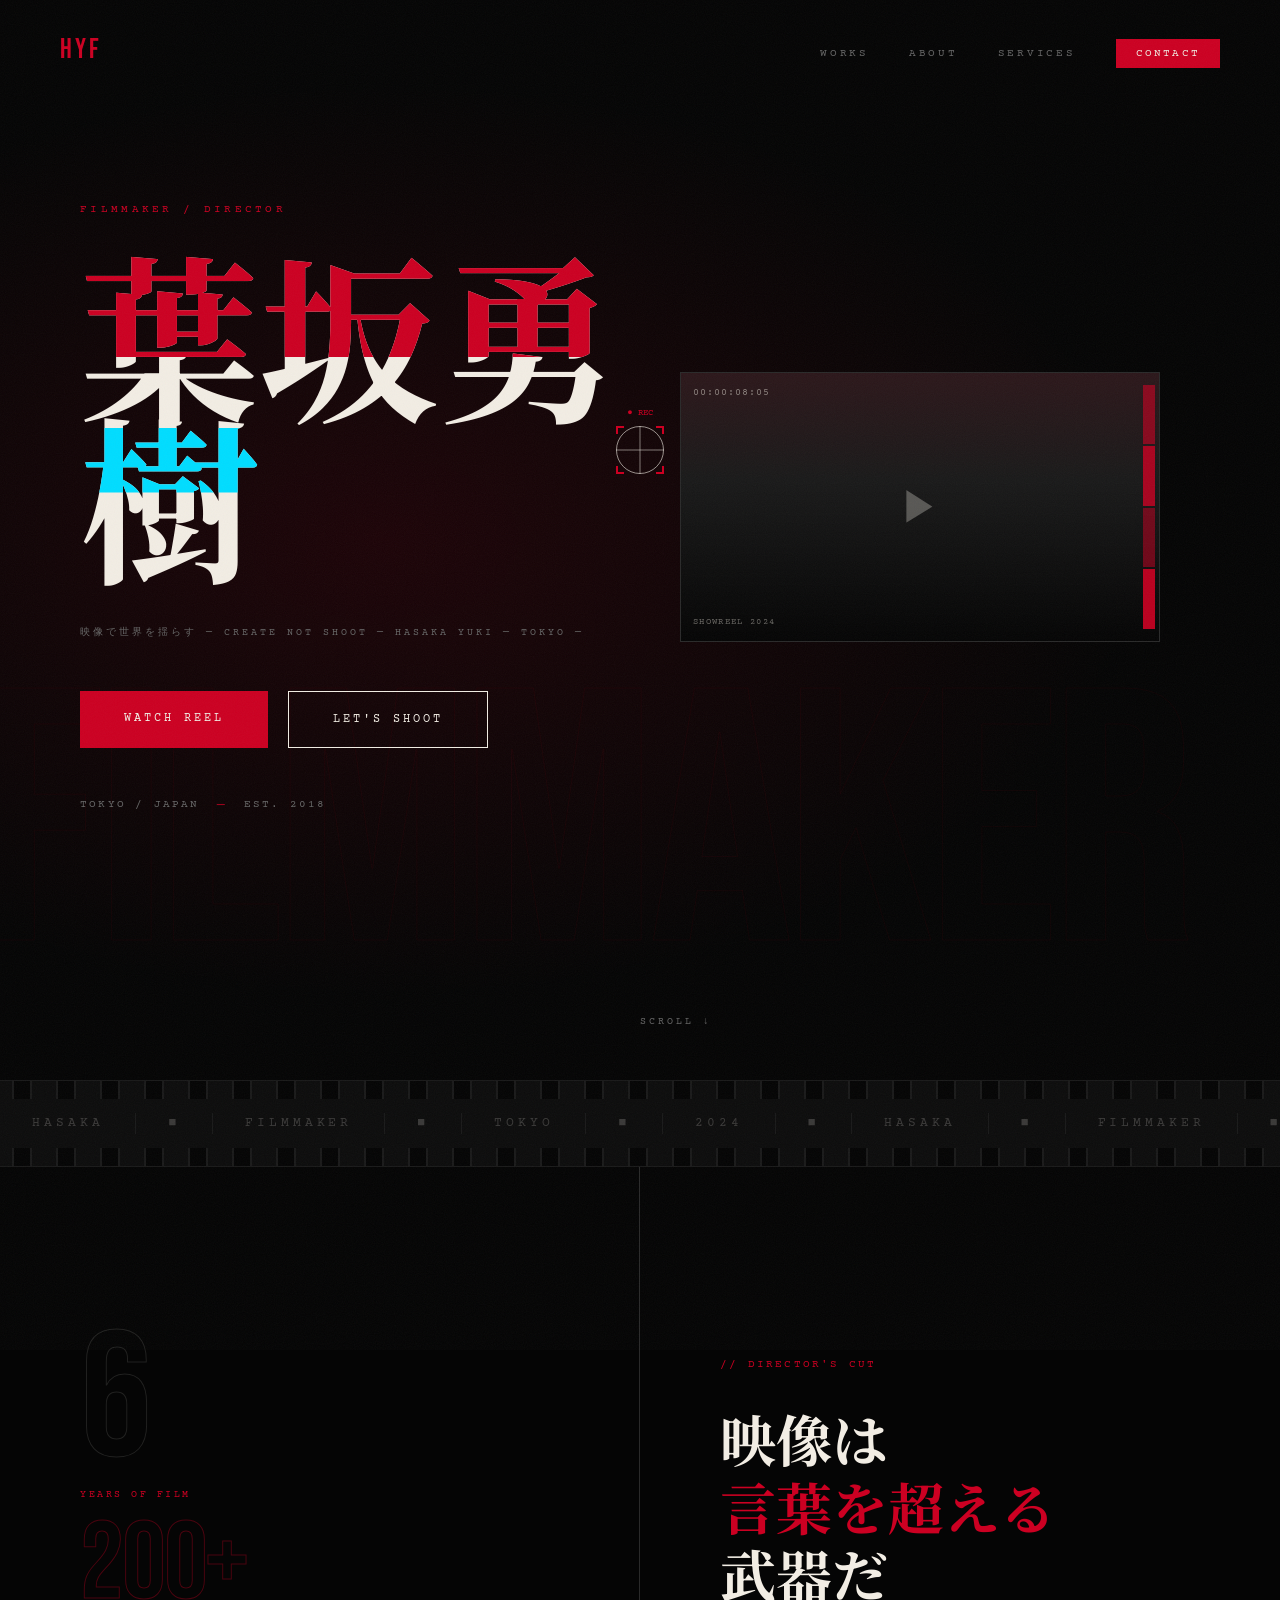
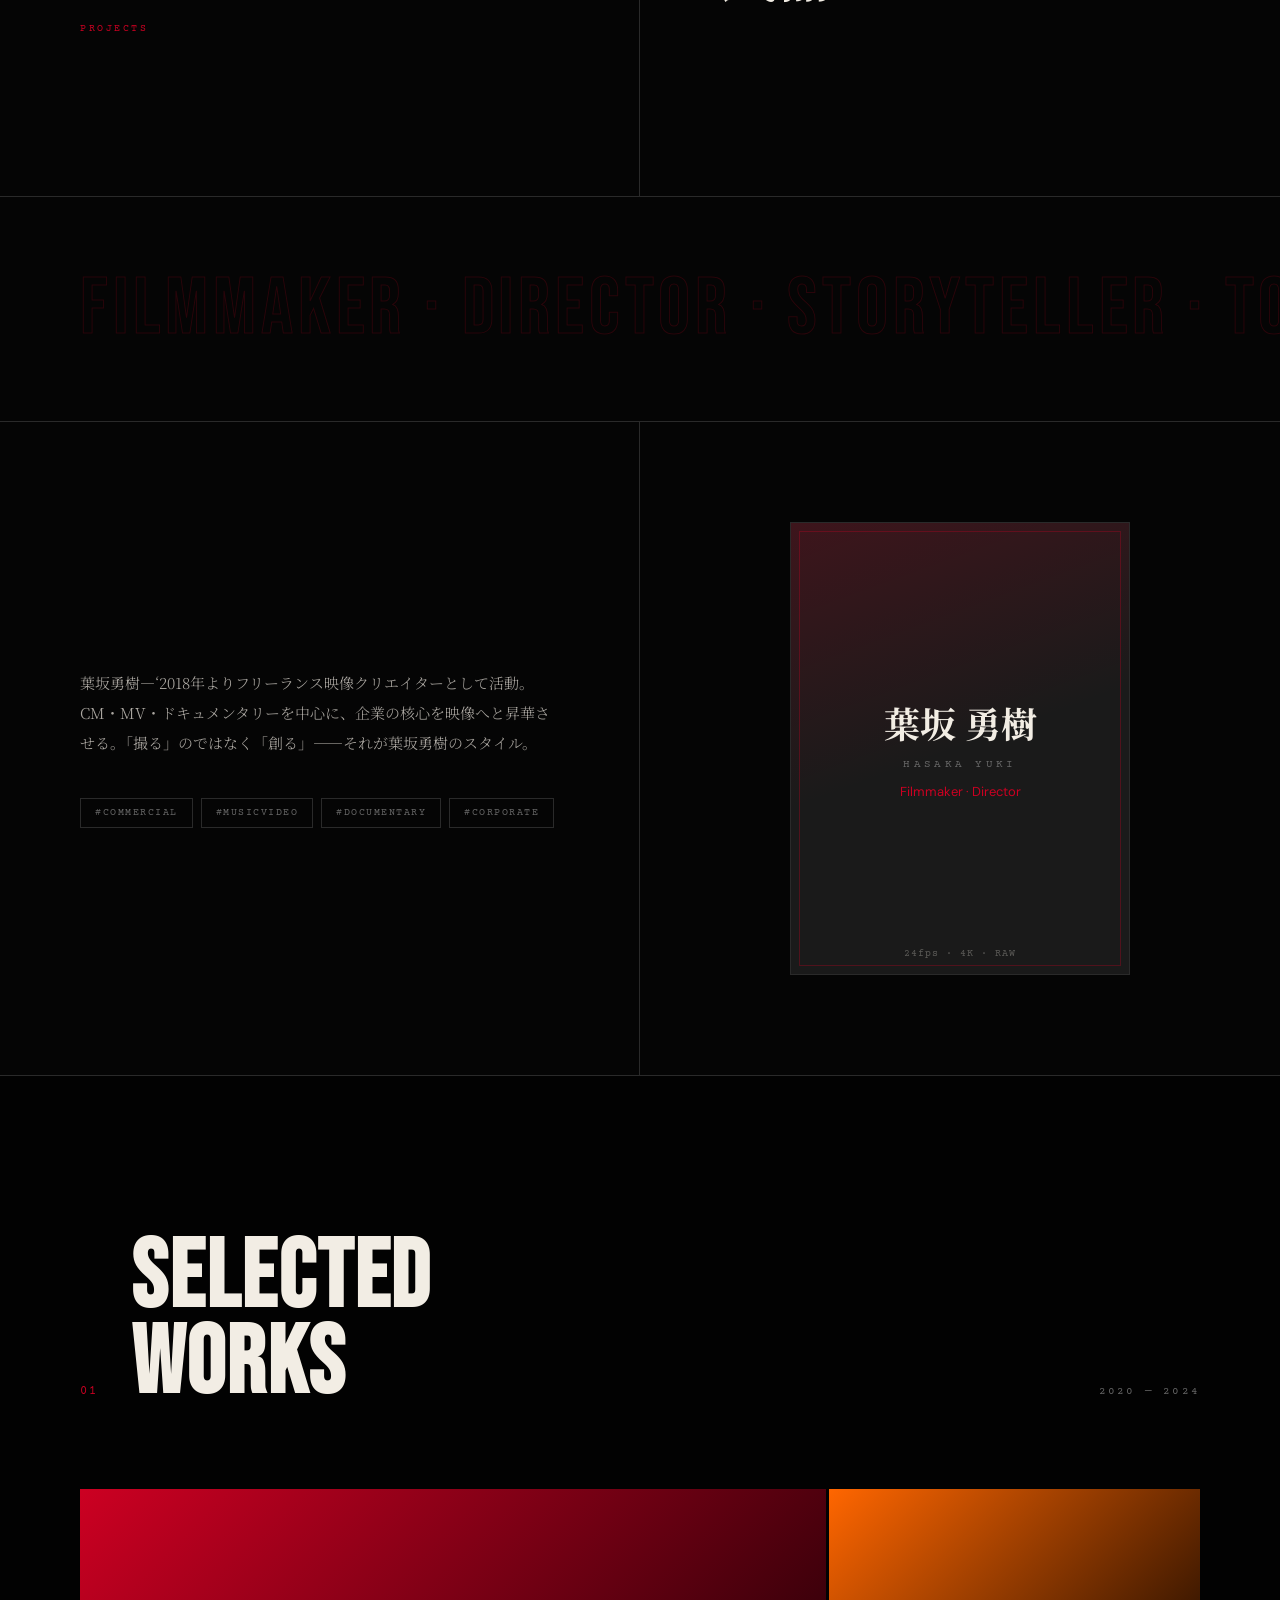
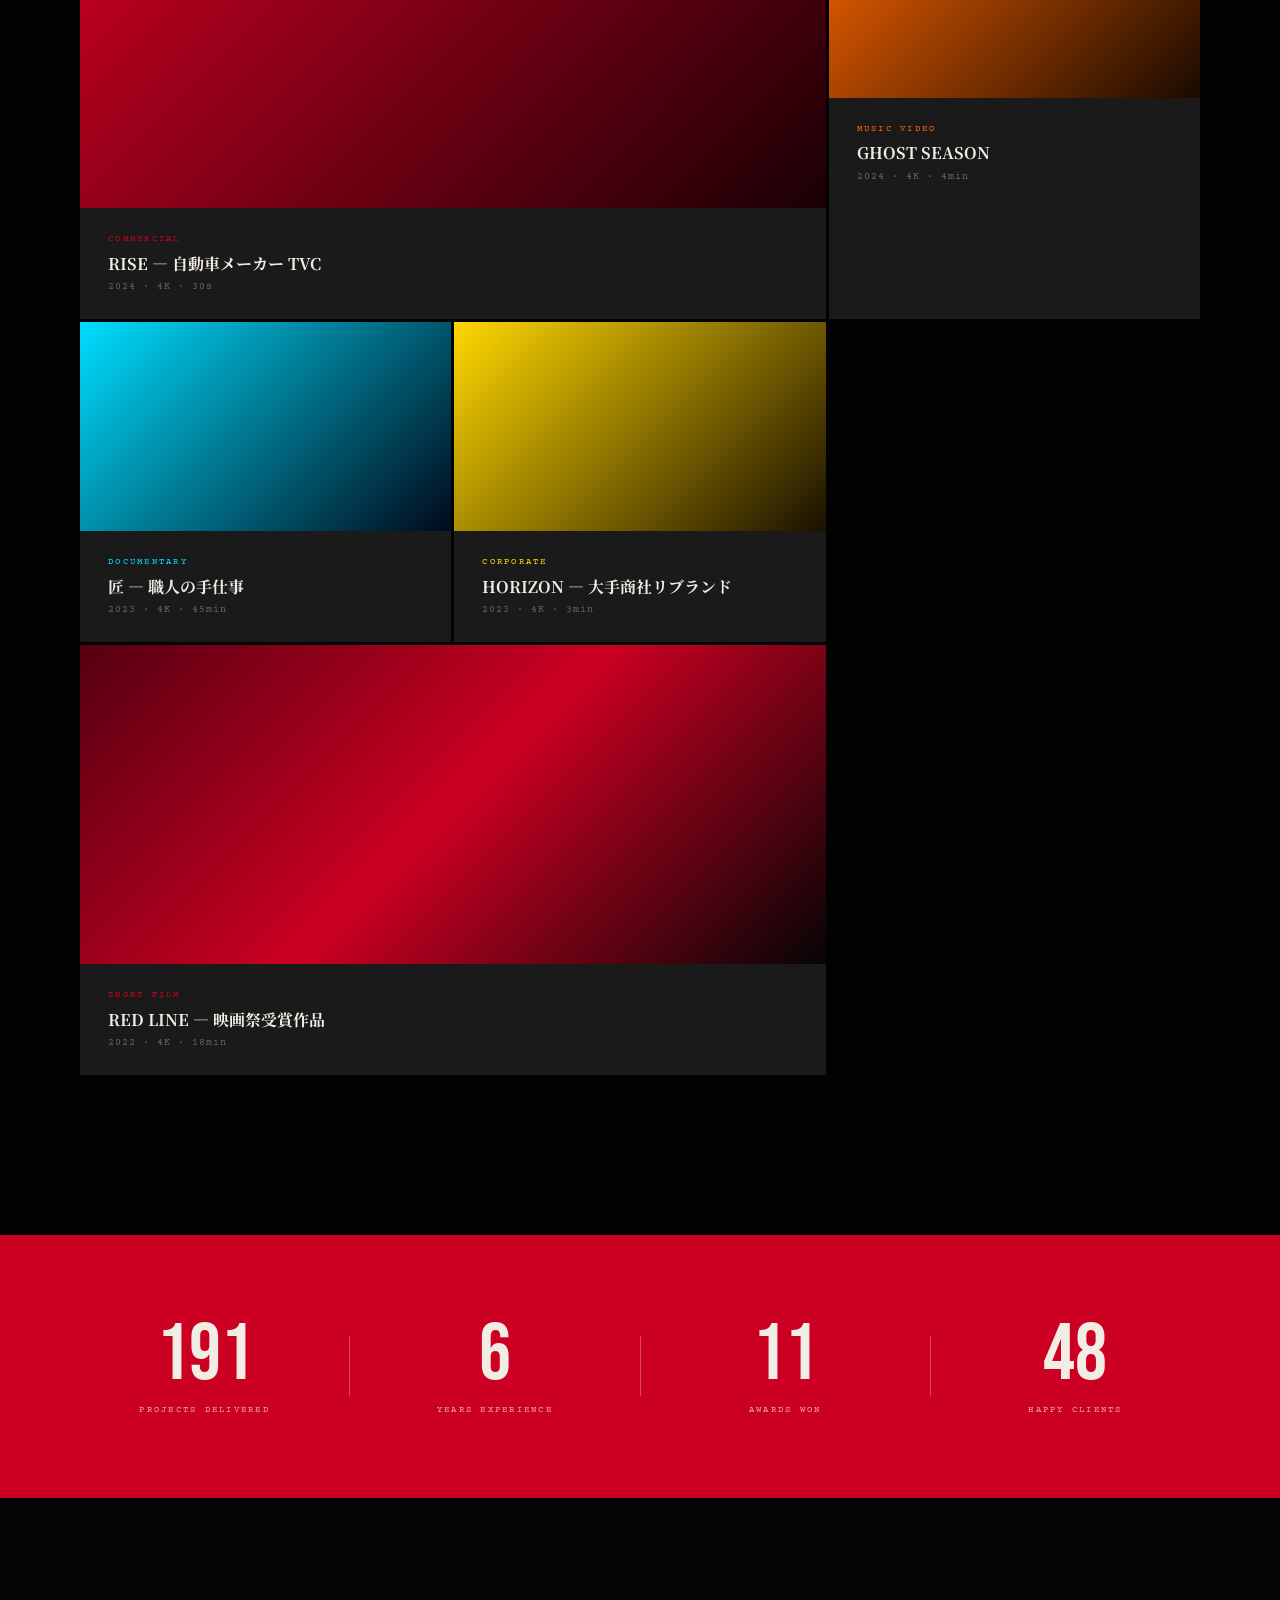
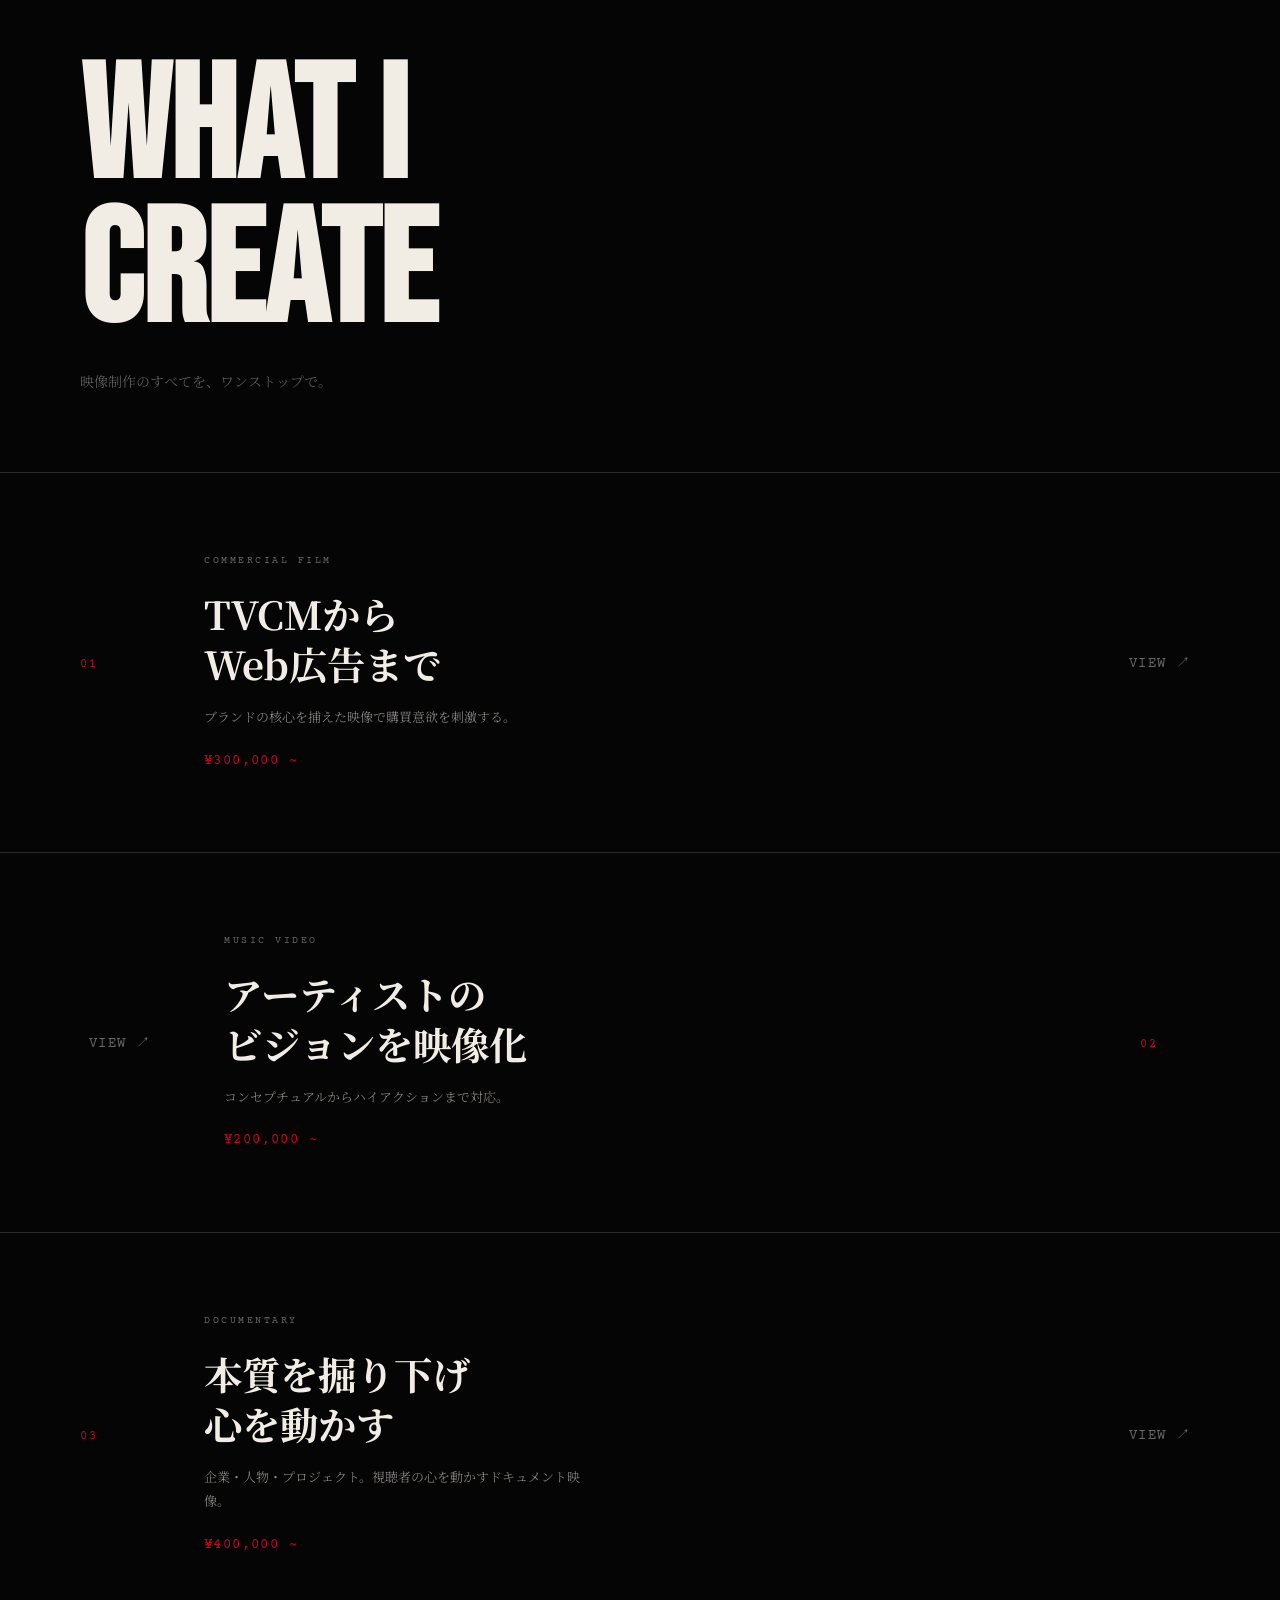
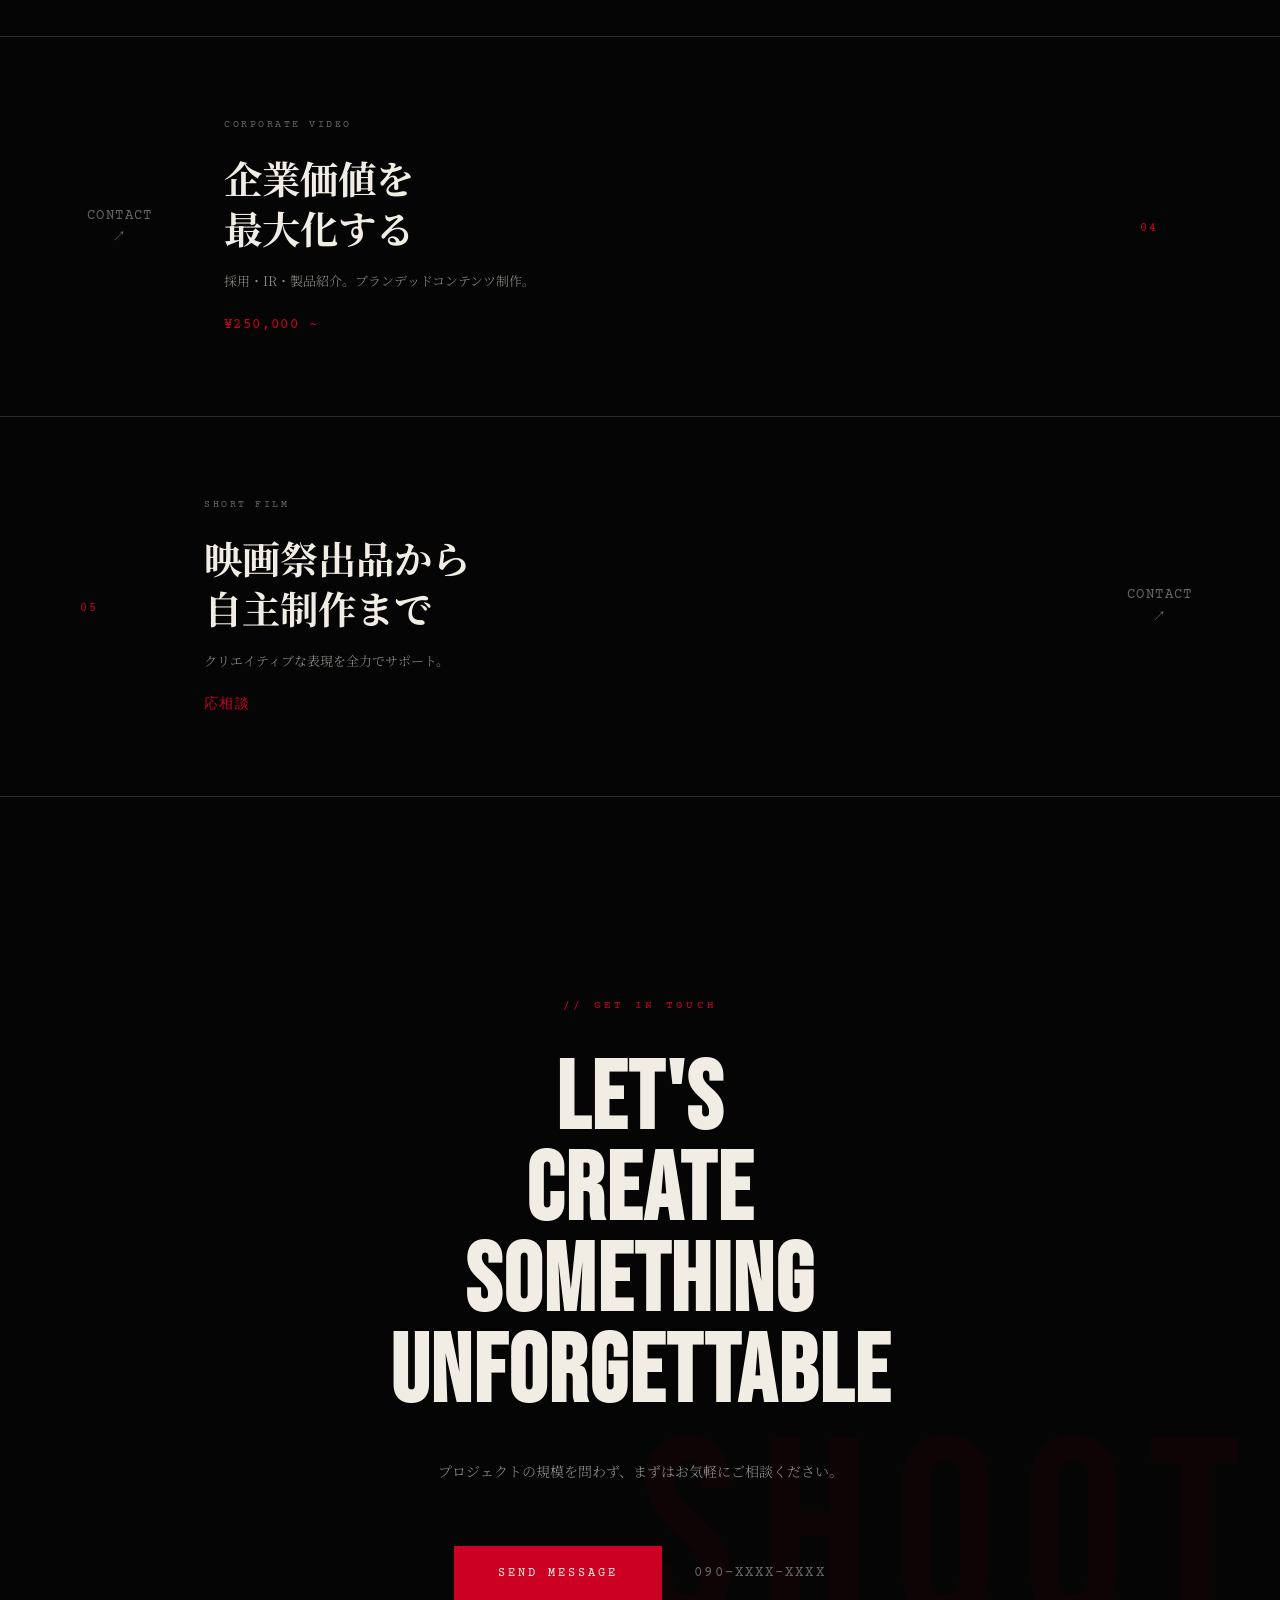
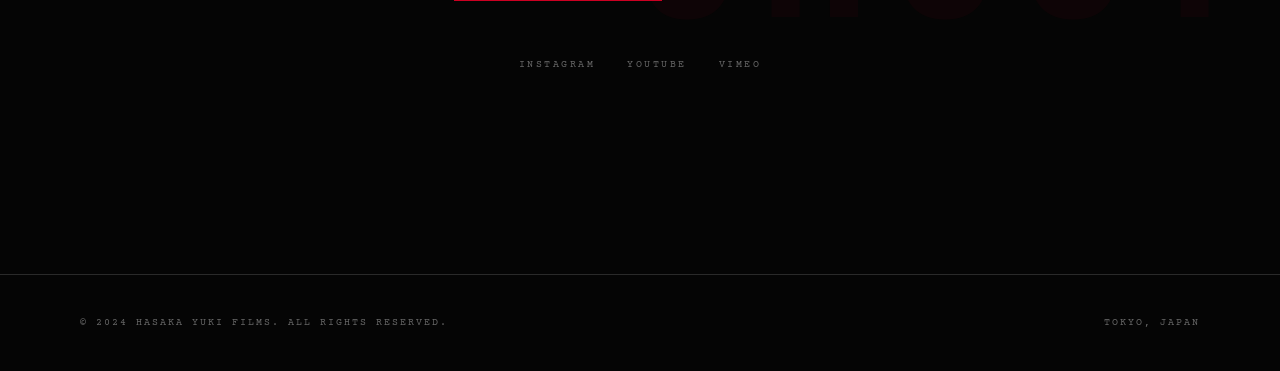
<file: index.html>
<!DOCTYPE html>
<html lang="ja">
<head>
  <meta charset="UTF-8">
  <meta name="viewport" content="width=device-width, initial-scale=1.0">
  <title>HASAKA YUKI — FILMMAKER</title>
  <link rel="stylesheet" href="style.css">
  <link rel="preconnect" href="https://fonts.googleapis.com">
  <link rel="preconnect" href="https://fonts.gstatic.com" crossorigin>
  <link href="https://fonts.googleapis.com/css2?family=Bebas+Neue&family=Courier+Prime:ital,wght@0,400;0,700;1,400&family=DM+Sans:wght@300;400;500&family=Noto+Serif+JP:wght@300;400;700&display=swap" rel="stylesheet">
  <link rel="icon" href="favicon.svg" type="image/svg+xml">
</head>
<body>

<div class="vf" id="cursor">
  <div class="vf-ring"></div>
  <div class="vf-h"></div>
  <div class="vf-v"></div>
  <div class="vf-c vf-c--tl"></div>
  <div class="vf-c vf-c--tr"></div>
  <div class="vf-c vf-c--bl"></div>
  <div class="vf-c vf-c--br"></div>
  <div class="vf-rec">&#9679; REC</div>
</div>

<div class="opening" id="opening">
  <div class="op-circle op-c1"></div>
  <div class="op-circle op-c2"></div>
  <div class="op-cross op-ch"></div>
  <div class="op-cross op-cv"></div>
  <div class="op-num" id="opNum">3</div>
  <div class="op-label">HASAKA YUKI FILMS</div>
  <div class="op-timecode" id="opTc">00:00:00:00</div>
  <button class="op-skip" id="opSkip">SKIP &rsaquo;</button>
</div>

<div class="grain" aria-hidden="true"></div>

<nav class="nav" id="nav">
  <div class="nav-logo">HYF</div>
  <ul class="nav-links">
    <li><a href="#works" class="nav-link" data-scramble>WORKS</a></li>
    <li><a href="#about" class="nav-link" data-scramble>ABOUT</a></li>
    <li><a href="#services" class="nav-link" data-scramble>SERVICES</a></li>
    <li><a href="contact.html" class="nav-link mag-btn">CONTACT</a></li>
  </ul>
  <button class="nav-ham" id="navHam" aria-label="menu"><span></span><span></span><span></span></button>
</nav>

<div class="mob-menu" id="mobMenu">
  <ul>
    <li><a href="#works" class="mm-link">WORKS</a></li>
    <li><a href="#about" class="mm-link">ABOUT</a></li>
    <li><a href="#services" class="mm-link">SERVICES</a></li>
    <li><a href="contact.html" class="mm-link">CONTACT</a></li>
  </ul>
</div>

<!-- HERO -->
<section class="hero" id="hero">
  <div class="hero-bg-text" data-py="0.38" aria-hidden="true">FILMMAKER</div>
  <div class="hero-inner">
    <div class="hero-grid" id="heroGrid">
      <div class="hero-eyebrow"><span class="courier">FILMMAKER / DIRECTOR</span></div>
      <h1 class="hero-title glitch" data-text="葉坂勇樹">
        <span class="ht-ja">葉坂勇樹</span>
      </h1>
      <div class="hero-drift-line" data-drift="-0.05">
        <span class="courier">映像で世界を揺らす &mdash; CREATE NOT SHOOT &mdash; HASAKA YUKI &mdash; TOKYO &mdash;</span>
      </div>
      <div class="hero-cta">
        <a href="#works" class="btn-primary mag-btn" data-scramble>WATCH REEL</a>
        <a href="contact.html" class="btn-ghost mag-btn" data-scramble>LET'S SHOOT</a>
      </div>
      <div class="hero-meta">
        <span class="courier">TOKYO / JAPAN</span>
        <span class="sep">—</span>
        <span class="courier">EST. 2018</span>
      </div>
    </div>
    <div class="hero-frame">
      <div class="hf-inner">
        <div class="hf-tc" id="heroTc">00:00:00:00</div>
        <div class="hf-label">SHOWREEL 2024</div>
        <div class="hf-bars">
          <div class="hf-bar"></div><div class="hf-bar"></div>
          <div class="hf-bar"></div><div class="hf-bar"></div>
        </div>
        <div class="hf-play">&#9654;</div>
      </div>
    </div>
  </div>
  <div class="hero-scroll-hint courier">SCROLL &#8595;</div>
</section>

<!-- FILM STRIP -->
<div class="filmstrip" aria-hidden="true">
  <div class="fs-track">
    <div class="fs-perf"></div>
    <div class="fs-frames">
      <span>HASAKA</span><span>&#9632;</span><span>FILMMAKER</span><span>&#9632;</span>
      <span>TOKYO</span><span>&#9632;</span><span>2024</span><span>&#9632;</span>
      <span>HASAKA</span><span>&#9632;</span><span>FILMMAKER</span><span>&#9632;</span>
      <span>TOKYO</span><span>&#9632;</span><span>2024</span><span>&#9632;</span>
    </div>
    <div class="fs-perf"></div>
  </div>
</div>

<!-- ABOUT — ZIGZAG -->
<section class="about" id="about">
  <!-- Block 1: stats LEFT, heading RIGHT -->
  <div class="zz-block reveal">
    <div class="zz-left">
      <div class="zz-giant" data-drift="0.08">6</div>
      <div class="zz-label courier">YEARS OF FILM</div>
      <div class="zz-giant zz-giant--sm" data-drift="0.05">200+</div>
      <div class="zz-label courier">PROJECTS</div>
    </div>
    <div class="zz-right">
      <div class="al-label courier">// DIRECTOR'S CUT</div>
      <h2 class="al-heading">映像は<br><em>言葉を超える</em><br>武器だ</h2>
    </div>
  </div>

  <!-- Drifting band -->
  <div class="drift-text" data-drift="-0.07" aria-hidden="true">
    FILMMAKER &middot; DIRECTOR &middot; STORYTELLER &middot; TOKYO &middot; 2018 &middot; CREATE NOT SHOOT &middot;
  </div>

  <!-- Block 2: bio LEFT, portrait RIGHT -->
  <div class="zz-block reveal">
    <div class="zz-left zz-bio">
      <p class="al-body">葉坂勇樹—‘2018年よりフリーランス映像クリエイターとして活動。CM・MV・ドキュメンタリーを中心に、企業の核心を映像へと昇華させる。「撮る」のではなく「創る」——それが葉坂勇樹のスタイル。</p>
      <div class="al-tags">
        <span class="tag">#COMMERCIAL</span>
        <span class="tag">#MUSICVIDEO</span>
        <span class="tag">#DOCUMENTARY</span>
        <span class="tag">#CORPORATE</span>
      </div>
    </div>
    <div class="zz-right zz-portrait-wrap">
      <div class="ar-frame">
        <div class="ar-inner">
          <div class="ar-name">葉坂 勇樹</div>
          <div class="ar-en courier">HASAKA YUKI</div>
          <div class="ar-role">Filmmaker &middot; Director</div>
        </div>
        <div class="ar-tc courier" id="arTc">24fps &middot; 4K &middot; RAW</div>
      </div>
    </div>
  </div>
</section>

<!-- WORKS -->
<section class="works" id="works">
  <div class="works-header reveal">
    <div class="courier wh-num" data-drift="0.06">01</div>
    <h2 class="wh-title" data-drift="-0.03">SELECTED<br>WORKS</h2>
    <div class="courier wh-year">2020 — 2024</div>
  </div>
  <div class="works-grid">
    <article class="wk-card wk-wide reveal-wk" style="--accent:#CC0022">
      <div class="wk-thumb" style="background:linear-gradient(135deg,#CC0022 0%,#1a0005 100%)"></div>
      <div class="wk-info"><div class="wk-cat courier">COMMERCIAL</div><h3 class="wk-title">RISE — 自動車メーカー TVC</h3><div class="wk-meta courier">2024 &middot; 4K &middot; 30s</div></div>
      <div class="wk-hover"><span class="courier">VIEW PROJECT &#8599;</span></div>
    </article>
    <article class="wk-card reveal-wk" style="--accent:#FF6600">
      <div class="wk-thumb" style="background:linear-gradient(135deg,#FF6600 0%,#1a0a00 100%)"></div>
      <div class="wk-info"><div class="wk-cat courier">MUSIC VIDEO</div><h3 class="wk-title">GHOST SEASON</h3><div class="wk-meta courier">2024 &middot; 4K &middot; 4min</div></div>
      <div class="wk-hover"><span class="courier">VIEW PROJECT &#8599;</span></div>
    </article>
    <article class="wk-card reveal-wk" style="--accent:#00DDFF">
      <div class="wk-thumb" style="background:linear-gradient(135deg,#00DDFF 0%,#000a1a 100%)"></div>
      <div class="wk-info"><div class="wk-cat courier">DOCUMENTARY</div><h3 class="wk-title">匠 — 職人の手仕事</h3><div class="wk-meta courier">2023 &middot; 4K &middot; 45min</div></div>
      <div class="wk-hover"><span class="courier">VIEW PROJECT &#8599;</span></div>
    </article>
    <article class="wk-card reveal-wk" style="--accent:#FFD700">
      <div class="wk-thumb" style="background:linear-gradient(135deg,#FFD700 0%,#1a1000 100%)"></div>
      <div class="wk-info"><div class="wk-cat courier">CORPORATE</div><h3 class="wk-title">HORIZON — 大手商社リブランド</h3><div class="wk-meta courier">2023 &middot; 4K &middot; 3min</div></div>
      <div class="wk-hover"><span class="courier">VIEW PROJECT &#8599;</span></div>
    </article>
    <article class="wk-card wk-wide reveal-wk" style="--accent:#CC0022">
      <div class="wk-thumb" style="background:linear-gradient(135deg,#550011 0%,#CC0022 50%,#050505 100%)"></div>
      <div class="wk-info"><div class="wk-cat courier">SHORT FILM</div><h3 class="wk-title">RED LINE — 映画祭受賞作品</h3><div class="wk-meta courier">2022 &middot; 4K &middot; 18min</div></div>
      <div class="wk-hover"><span class="courier">VIEW PROJECT &#8599;</span></div>
    </article>
  </div>
</section>

<!-- STATS -->
<div class="stats-band">
  <div class="sb-item"><div class="sb-num" data-target="200">0</div><div class="sb-label courier">PROJECTS DELIVERED</div></div>
  <div class="sb-div"></div>
  <div class="sb-item"><div class="sb-num" data-target="6">0</div><div class="sb-label courier">YEARS EXPERIENCE</div></div>
  <div class="sb-div"></div>
  <div class="sb-item"><div class="sb-num" data-target="12">0</div><div class="sb-label courier">AWARDS WON</div></div>
  <div class="sb-div"></div>
  <div class="sb-item"><div class="sb-num" data-target="50">0</div><div class="sb-label courier">HAPPY CLIENTS</div></div>
</div>

<!-- SERVICES — ZIGZAG PANELS -->
<section class="services" id="services">
  <div class="sv-header-new reveal">
    <h2 class="svh-big" data-drift="-0.03">WHAT I<br>CREATE</h2>
    <p class="svh-sub">映像制作のすべてを、ワンストップで。</p>
  </div>
  <div class="sv-panels">
    <a href="service-commercial.html" class="sv-panel reveal-s">
      <div class="svp-num courier">01</div>
      <div class="svp-content">
        <div class="svp-cat courier">COMMERCIAL FILM</div>
        <h3 class="svp-title">TVCMから<br>Web広告まで</h3>
        <p class="svp-desc">ブランドの核心を捕えた映像で購買意欲を刺激する。</p>
        <div class="svp-price courier">&yen;300,000 ~</div>
      </div>
      <div class="svp-cta"><span class="courier">VIEW &nearr;</span></div>
    </a>
    <a href="service-mv.html" class="sv-panel sv-panel--flip reveal-s">
      <div class="svp-num courier">02</div>
      <div class="svp-content">
        <div class="svp-cat courier">MUSIC VIDEO</div>
        <h3 class="svp-title">アーティストの<br>ビジョンを映像化</h3>
        <p class="svp-desc">コンセプチュアルからハイアクションまで対応。</p>
        <div class="svp-price courier">&yen;200,000 ~</div>
      </div>
      <div class="svp-cta"><span class="courier">VIEW &nearr;</span></div>
    </a>
    <a href="service-documentary.html" class="sv-panel reveal-s">
      <div class="svp-num courier">03</div>
      <div class="svp-content">
        <div class="svp-cat courier">DOCUMENTARY</div>
        <h3 class="svp-title">本質を掘り下げ<br>心を動かす</h3>
        <p class="svp-desc">企業・人物・プロジェクト。視聴者の心を動かすドキュメント映像。</p>
        <div class="svp-price courier">&yen;400,000 ~</div>
      </div>
      <div class="svp-cta"><span class="courier">VIEW &nearr;</span></div>
    </a>
    <a href="contact.html" class="sv-panel sv-panel--flip reveal-s">
      <div class="svp-num courier">04</div>
      <div class="svp-content">
        <div class="svp-cat courier">CORPORATE VIDEO</div>
        <h3 class="svp-title">企業価値を<br>最大化する</h3>
        <p class="svp-desc">採用・IR・製品紹介。ブランデッドコンテンツ制作。</p>
        <div class="svp-price courier">&yen;250,000 ~</div>
      </div>
      <div class="svp-cta"><span class="courier">CONTACT &nearr;</span></div>
    </a>
    <a href="contact.html" class="sv-panel reveal-s">
      <div class="svp-num courier">05</div>
      <div class="svp-content">
        <div class="svp-cat courier">SHORT FILM</div>
        <h3 class="svp-title">映画祭出品から<br>自主制作まで</h3>
        <p class="svp-desc">クリエイティブな表現を全力でサポート。</p>
        <div class="svp-price courier">応相談</div>
      </div>
      <div class="svp-cta"><span class="courier">CONTACT &nearr;</span></div>
    </a>
  </div>
</section>

<!-- CONTACT -->
<section class="contact" id="contact">
  <div class="contact-bg-text" data-py="-0.18" aria-hidden="true">SHOOT</div>
  <div class="contact-inner reveal">
    <div class="ct-eyebrow courier">// GET IN TOUCH</div>
    <h2 class="ct-title">LET'S<br>CREATE<br>SOMETHING<br>UNFORGETTABLE</h2>
    <p class="ct-sub">プロジェクトの規模を問わず、まずはお気軽にご相談ください。</p>
    <div class="ct-actions">
      <a href="contact.html" class="btn-primary mag-btn" data-scramble>SEND MESSAGE</a>
      <a href="tel:090-0000-0000" class="ct-tel courier">090-XXXX-XXXX</a>
    </div>
    <div class="ct-social">
      <a href="#" class="cs-link courier">INSTAGRAM</a>
      <a href="#" class="cs-link courier">YOUTUBE</a>
      <a href="#" class="cs-link courier">VIMEO</a>
    </div>
  </div>
</section>

<footer class="footer">
  <div class="ft-left courier">&copy; 2024 HASAKA YUKI FILMS. ALL RIGHTS RESERVED.</div>
  <div class="ft-right courier">TOKYO, JAPAN</div>
</footer>

<script src="script.js"></script>
</body>
</html>
</file>
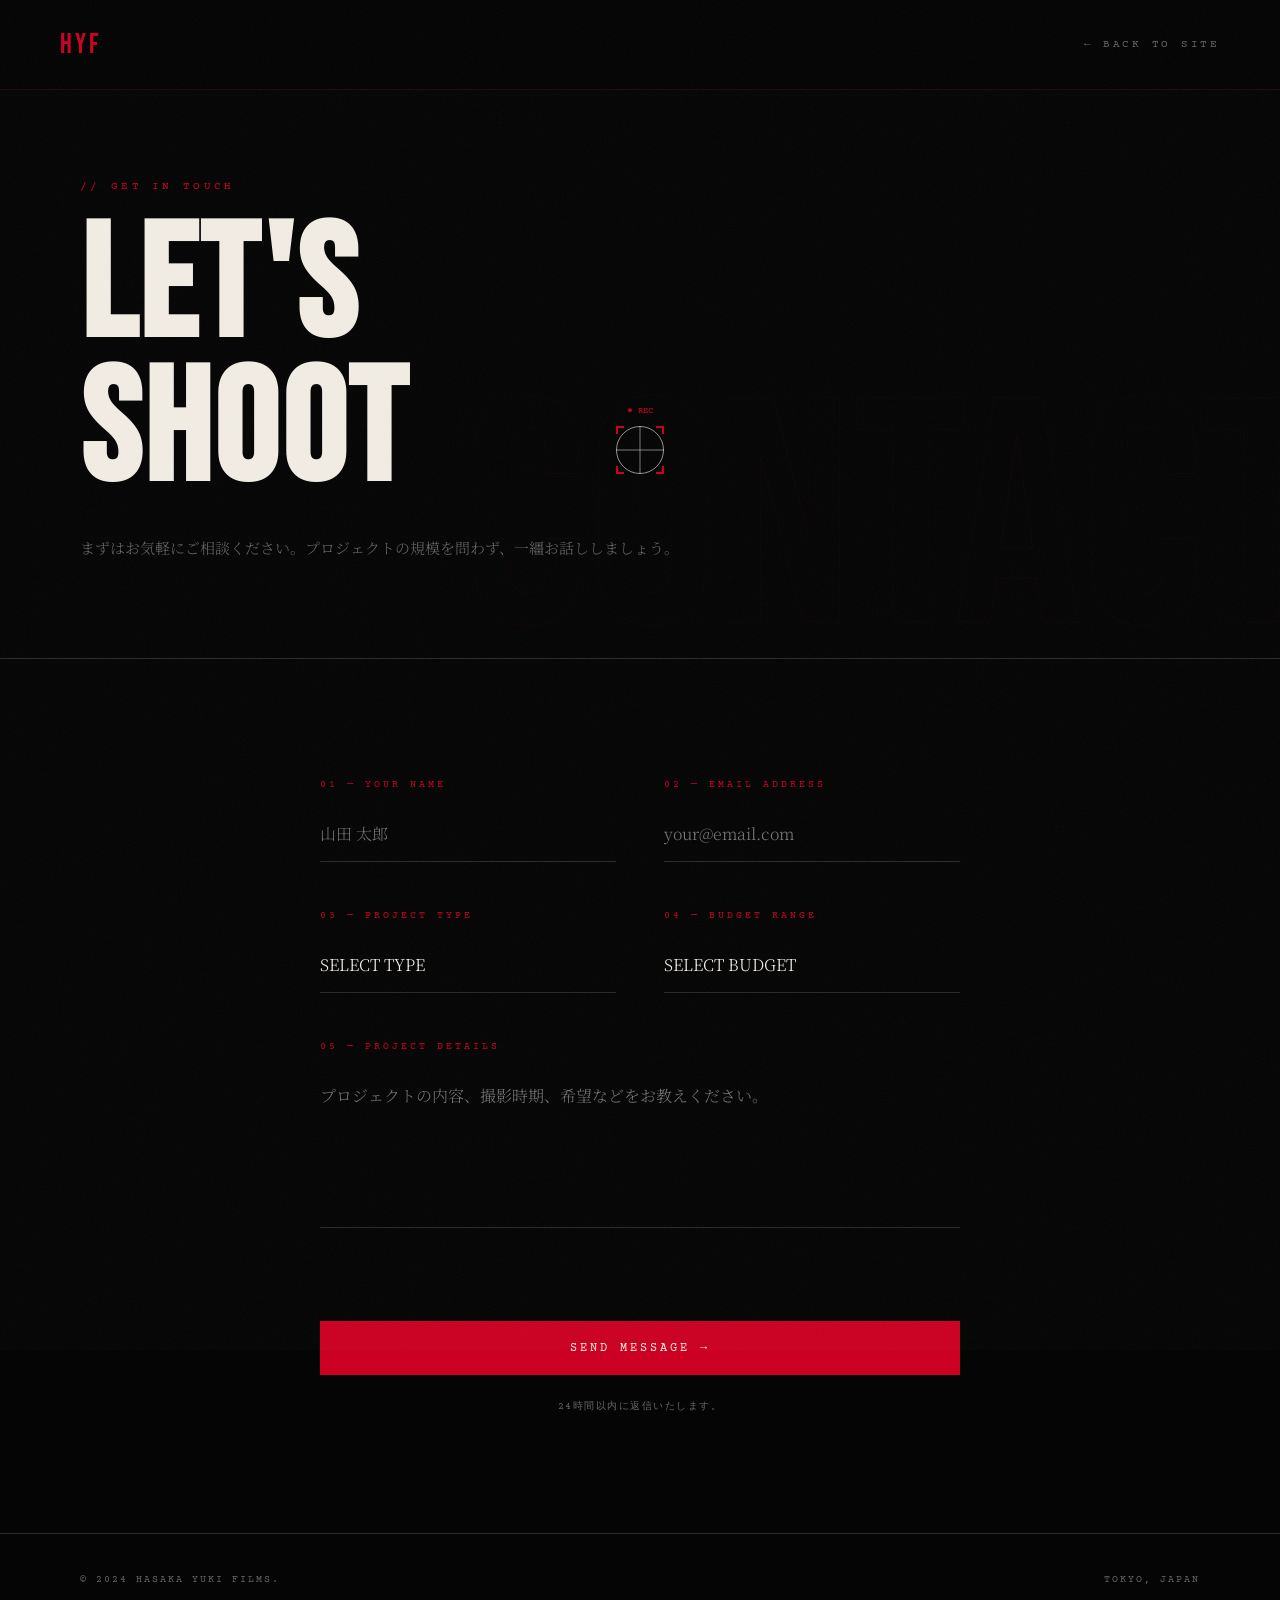
<file: contact.html>
<!DOCTYPE html>
<html lang="ja">
<head>
  <meta charset="UTF-8">
  <meta name="viewport" content="width=device-width, initial-scale=1.0">
  <title>CONTACT — HASAKA YUKI FILMS</title>
  <link rel="preconnect" href="https://fonts.googleapis.com">
  <link rel="preconnect" href="https://fonts.gstatic.com" crossorigin>
  <link href="https://fonts.googleapis.com/css2?family=Bebas+Neue&family=Courier+Prime:wght@400;700&family=DM+Sans:wght@300;400;500&family=Noto+Serif+JP:wght@300;400;700&display=swap" rel="stylesheet">
  <link rel="icon" href="favicon.svg" type="image/svg+xml">
  <style>
    :root{--bg:#050505;--red:#CC0022;--cream:#F2EDE4;--gray:#1A1A1A;--gray2:#2A2A2A;--muted:#666;--ff-display:'Bebas Neue',sans-serif;--ff-mono:'Courier Prime',monospace;--ff-body:'DM Sans',sans-serif;--ff-jp:'Noto Serif JP',serif;--ease-out:cubic-bezier(.22,1,.36,1)}
    *,*::before,*::after{box-sizing:border-box;margin:0;padding:0}
    html{scroll-behavior:smooth}
    body{background:var(--bg);color:var(--cream);font-family:var(--ff-body);cursor:none;overflow-x:hidden;min-height:100vh}
    a{color:inherit;text-decoration:none}
    .grain{position:fixed;inset:-50%;width:200%;height:200%;pointer-events:none;z-index:9999;opacity:.04;background-image:url("data:image/svg+xml,%3Csvg xmlns='http://www.w3.org/2000/svg'%3E%3Cfilter id='n'%3E%3CfeTurbulence type='fractalNoise' baseFrequency='0.9' numOctaves='4' stitchTiles='stitch'/%3E%3C/filter%3E%3Crect width='100%25' height='100%25' filter='url(%23n)'/%3E%3C/svg%3E");animation:grainShift .15s steps(1) infinite}
    @keyframes grainShift{0%{transform:translate(0,0)}25%{transform:translate(-5%,-3%)}50%{transform:translate(4%,6%)}75%{transform:translate(-3%,4%)}}
    .vf{position:fixed;top:0;left:0;width:48px;height:48px;pointer-events:none;z-index:10000;transform:translate(-50%,-50%)}
    .vf-ring{position:absolute;inset:0;border:1px solid rgba(242,237,228,.6);border-radius:50%;animation:vfPulse 2.4s ease-in-out infinite}
    @keyframes vfPulse{0%,100%{transform:scale(1);opacity:.6}50%{transform:scale(1.15);opacity:1}}
    .vf-h{position:absolute;top:50%;left:0;width:100%;height:1px;background:rgba(242,237,228,.5);transform:translateY(-50%)}
    .vf-v{position:absolute;top:0;left:50%;width:1px;height:100%;background:rgba(242,237,228,.5);transform:translateX(-50%)}
    .vf-c{position:absolute;width:8px;height:8px;border-color:var(--red);border-style:solid}
    .vf-c--tl{top:0;left:0;border-width:2px 0 0 2px}.vf-c--tr{top:0;right:0;border-width:2px 2px 0 0}
    .vf-c--bl{bottom:0;left:0;border-width:0 0 2px 2px}.vf-c--br{bottom:0;right:0;border-width:0 2px 2px 0}
    .vf-rec{position:absolute;top:-20px;left:50%;transform:translateX(-50%);font-family:var(--ff-mono);font-size:9px;color:var(--red);white-space:nowrap;animation:recBlink 1s step-end infinite}
    @keyframes recBlink{0%,100%{opacity:1}50%{opacity:0}}
    nav{position:fixed;top:0;left:0;right:0;display:flex;align-items:center;justify-content:space-between;padding:28px 60px;z-index:1000;background:rgba(5,5,5,.95);backdrop-filter:blur(8px);border-bottom:1px solid rgba(204,0,34,.2)}
    .nav-logo{font-family:var(--ff-display);font-size:28px;letter-spacing:.1em;color:var(--red)}
    .nav-back{font-family:var(--ff-mono);font-size:11px;letter-spacing:.25em;color:var(--muted);transition:color .2s;display:flex;align-items:center;gap:8px}
    .nav-back:hover{color:var(--cream)}
    .hero-c{padding:180px 80px 100px;border-bottom:1px solid var(--gray2);position:relative;overflow:hidden}
    .hero-c-bg{position:absolute;bottom:-60px;right:-40px;font-family:var(--ff-display);font-size:clamp(160px,25vw,320px);color:transparent;-webkit-text-stroke:1px rgba(204,0,34,.05);pointer-events:none;user-select:none}
    .hero-c-label{font-family:var(--ff-mono);font-size:11px;letter-spacing:.3em;color:var(--red);margin-bottom:24px}
    .hero-c-title{font-family:var(--ff-display);font-size:clamp(80px,14vw,160px);line-height:.9;letter-spacing:.02em}
    .hero-c-sub{font-family:var(--ff-jp);font-size:15px;color:var(--muted);margin-top:32px;font-weight:300}
    .form-section{max-width:800px;margin:0 auto;padding:120px 80px}
    .form-row{margin-bottom:48px}
    .form-label{font-family:var(--ff-mono);font-size:10px;letter-spacing:.3em;color:var(--red);display:block;margin-bottom:16px}
    .form-input,.form-select,.form-textarea{
      width:100%;background:transparent;border:none;border-bottom:1px solid var(--gray2);
      color:var(--cream);font-family:var(--ff-jp);font-size:16px;font-weight:300;
      padding:16px 0;transition:border-color .3s;outline:none;cursor:none;
    }
    .form-input:focus,.form-select:focus,.form-textarea:focus{border-color:var(--red)}
    .form-select{appearance:none;-webkit-appearance:none;background:var(--bg)}
    .form-textarea{resize:none;height:160px;padding-top:16px}
    .form-grid{display:grid;grid-template-columns:1fr 1fr;gap:48px}
    .form-submit{display:inline-block;background:var(--red);color:var(--cream);padding:20px 56px;font-family:var(--ff-mono);font-size:12px;letter-spacing:.25em;border:none;cursor:none;transition:opacity .2s;width:100%;text-align:center;margin-top:40px}
    .form-submit:hover{opacity:.85}
    .form-note{font-family:var(--ff-mono);font-size:10px;letter-spacing:.15em;color:var(--muted);text-align:center;margin-top:24px}
    footer{border-top:1px solid var(--gray2);padding:40px 80px;display:flex;justify-content:space-between}
    .ft-l,.ft-r{font-family:var(--ff-mono);font-size:10px;letter-spacing:.2em;color:var(--muted)}
    @media(max-width:768px){
      nav{padding:20px 24px}
      .hero-c{padding:120px 24px 60px}
      .form-section{padding:80px 24px}
      .form-grid{grid-template-columns:1fr}
      footer{padding:24px;flex-direction:column;gap:8px;text-align:center}
    }
  </style>
</head>
<body>
<div class="vf" id="cursor"><div class="vf-ring"></div><div class="vf-h"></div><div class="vf-v"></div><div class="vf-c vf-c--tl"></div><div class="vf-c vf-c--tr"></div><div class="vf-c vf-c--bl"></div><div class="vf-c vf-c--br"></div><div class="vf-rec">&#9679; REC</div></div>
<div class="grain" aria-hidden="true"></div>

<nav>
  <div class="nav-logo">HYF</div>
  <a href="index.html" class="nav-back">&larr; BACK TO SITE</a>
</nav>

<div class="hero-c">
  <div class="hero-c-bg" aria-hidden="true">CONTACT</div>
  <div class="hero-c-label">// GET IN TOUCH</div>
  <h1 class="hero-c-title">LET'S<br>SHOOT</h1>
  <p class="hero-c-sub">まずはお気軽にご相談ください。プロジェクトの規模を問わず、一繮お話ししましょう。</p>
</div>

<div class="form-section">
  <form>
    <div class="form-grid">
      <div class="form-row">
        <label class="form-label">01 &mdash; YOUR NAME</label>
        <input class="form-input" type="text" placeholder="山田 太郎">
      </div>
      <div class="form-row">
        <label class="form-label">02 &mdash; EMAIL ADDRESS</label>
        <input class="form-input" type="email" placeholder="your@email.com">
      </div>
    </div>
    <div class="form-grid">
      <div class="form-row">
        <label class="form-label">03 &mdash; PROJECT TYPE</label>
        <select class="form-select">
          <option value="">SELECT TYPE</option>
          <option>COMMERCIAL FILM</option>
          <option>MUSIC VIDEO</option>
          <option>DOCUMENTARY</option>
          <option>CORPORATE VIDEO</option>
          <option>SHORT FILM</option>
          <option>OTHER</option>
        </select>
      </div>
      <div class="form-row">
        <label class="form-label">04 &mdash; BUDGET RANGE</label>
        <select class="form-select">
          <option value="">SELECT BUDGET</option>
          <option>&yen;100,000 — &yen;300,000</option>
          <option>&yen;300,000 — &yen;600,000</option>
          <option>&yen;600,000 — &yen;1,000,000</option>
          <option>&yen;1,000,000+</option>
          <option>相談による</option>
        </select>
      </div>
    </div>
    <div class="form-row">
      <label class="form-label">05 &mdash; PROJECT DETAILS</label>
      <textarea class="form-textarea" placeholder="プロジェクトの内容、撮影時期、希望などをお教えください。"></textarea>
    </div>
    <button class="form-submit" type="submit">SEND MESSAGE &rarr;</button>
    <p class="form-note">24時間以内に返信いたします。</p>
  </form>
</div>

<footer>
  <div class="ft-l">&copy; 2024 HASAKA YUKI FILMS.</div>
  <div class="ft-r">TOKYO, JAPAN</div>
</footer>

<script>
  const cursor=document.getElementById('cursor');
  let mx=window.innerWidth/2,my=window.innerHeight/2,cx=mx,cy=my;
  document.addEventListener('mousemove',e=>{mx=e.clientX;my=e.clientY;});
  function tick(){cx+=(mx-cx)*.12;cy+=(my-cy)*.12;cursor.style.left=cx+'px';cursor.style.top=cy+'px';requestAnimationFrame(tick);}
  tick();
  document.querySelectorAll('a,button,input,select,textarea').forEach(el=>{
    el.addEventListener('mouseenter',()=>cursor.style.transform='translate(-50%,-50%) scale(1.4)');
    el.addEventListener('mouseleave',()=>cursor.style.transform='translate(-50%,-50%) scale(1)');
  });
  document.querySelector('form').addEventListener('submit',e=>{
    e.preventDefault();
    const btn=document.querySelector('.form-submit');
    btn.textContent='SENT ✓';
    btn.style.opacity='.5';
  });
</script>
</body>
</html>
</file>
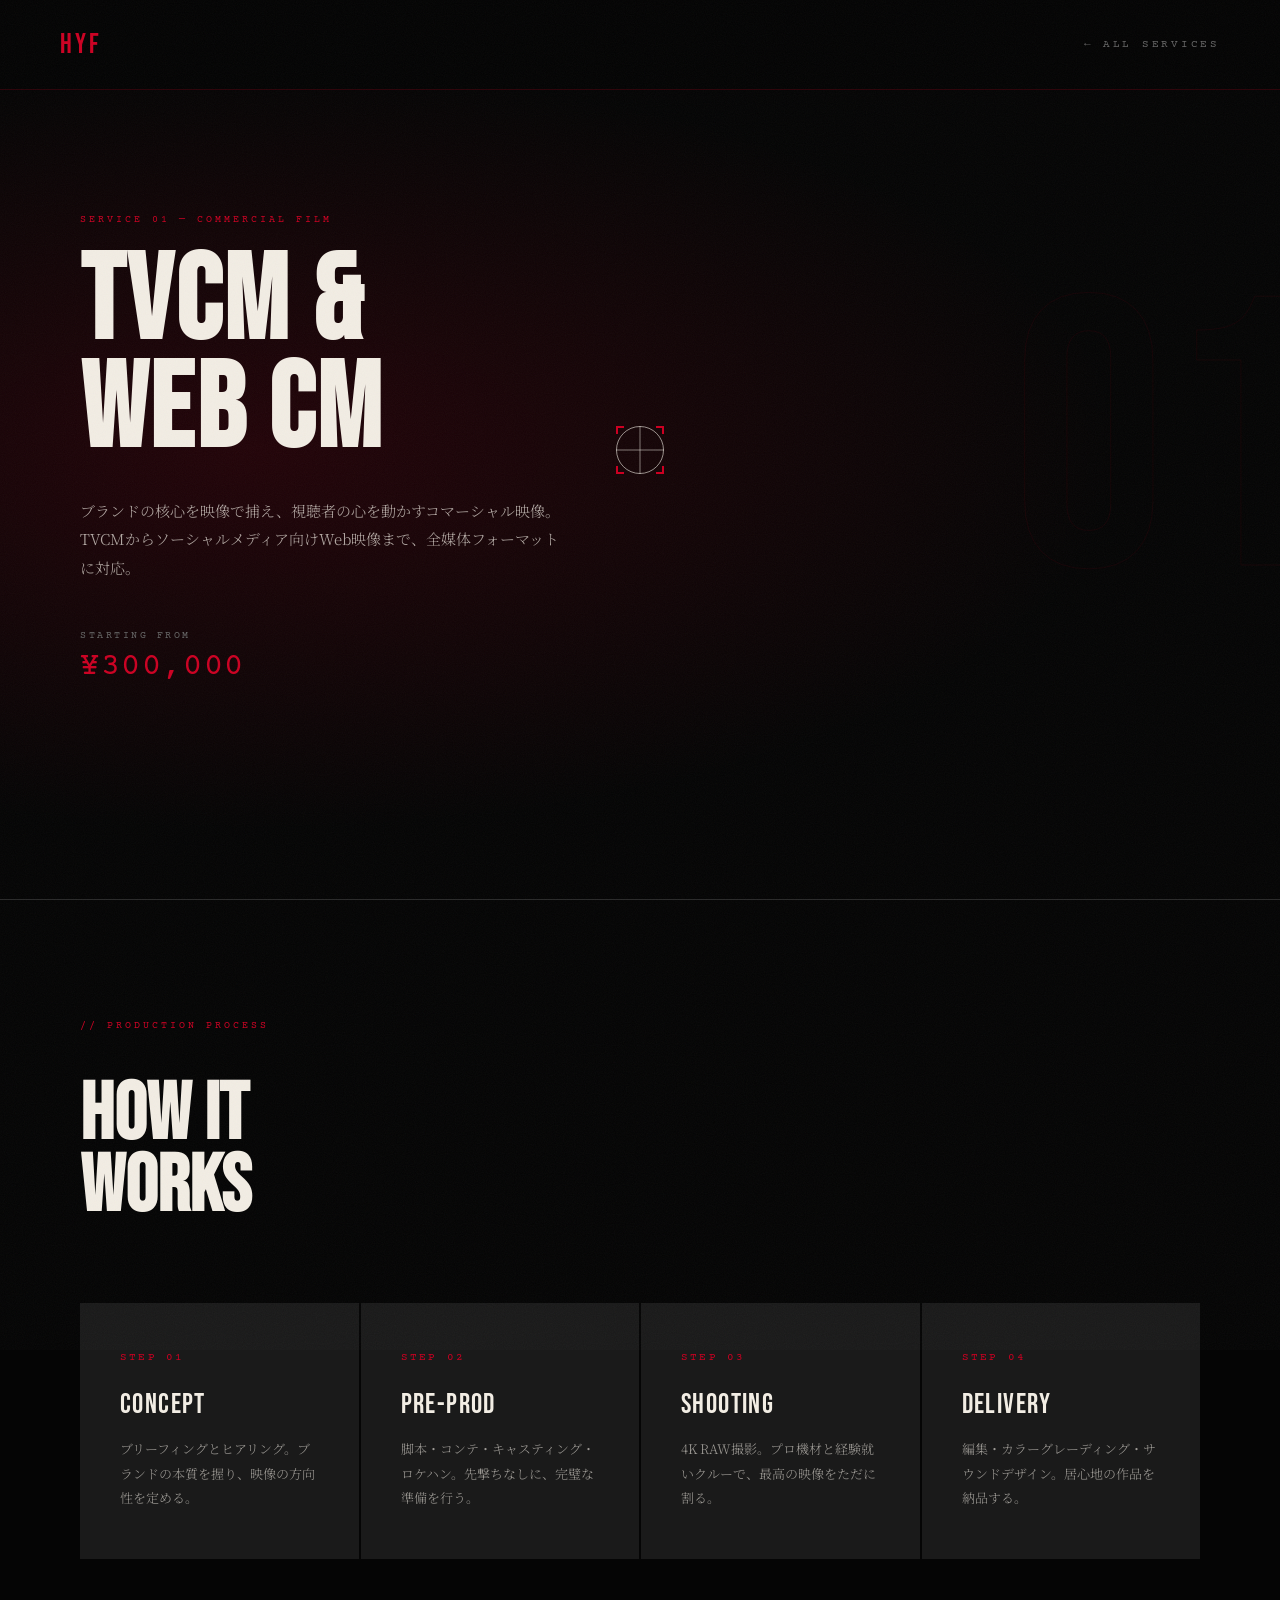
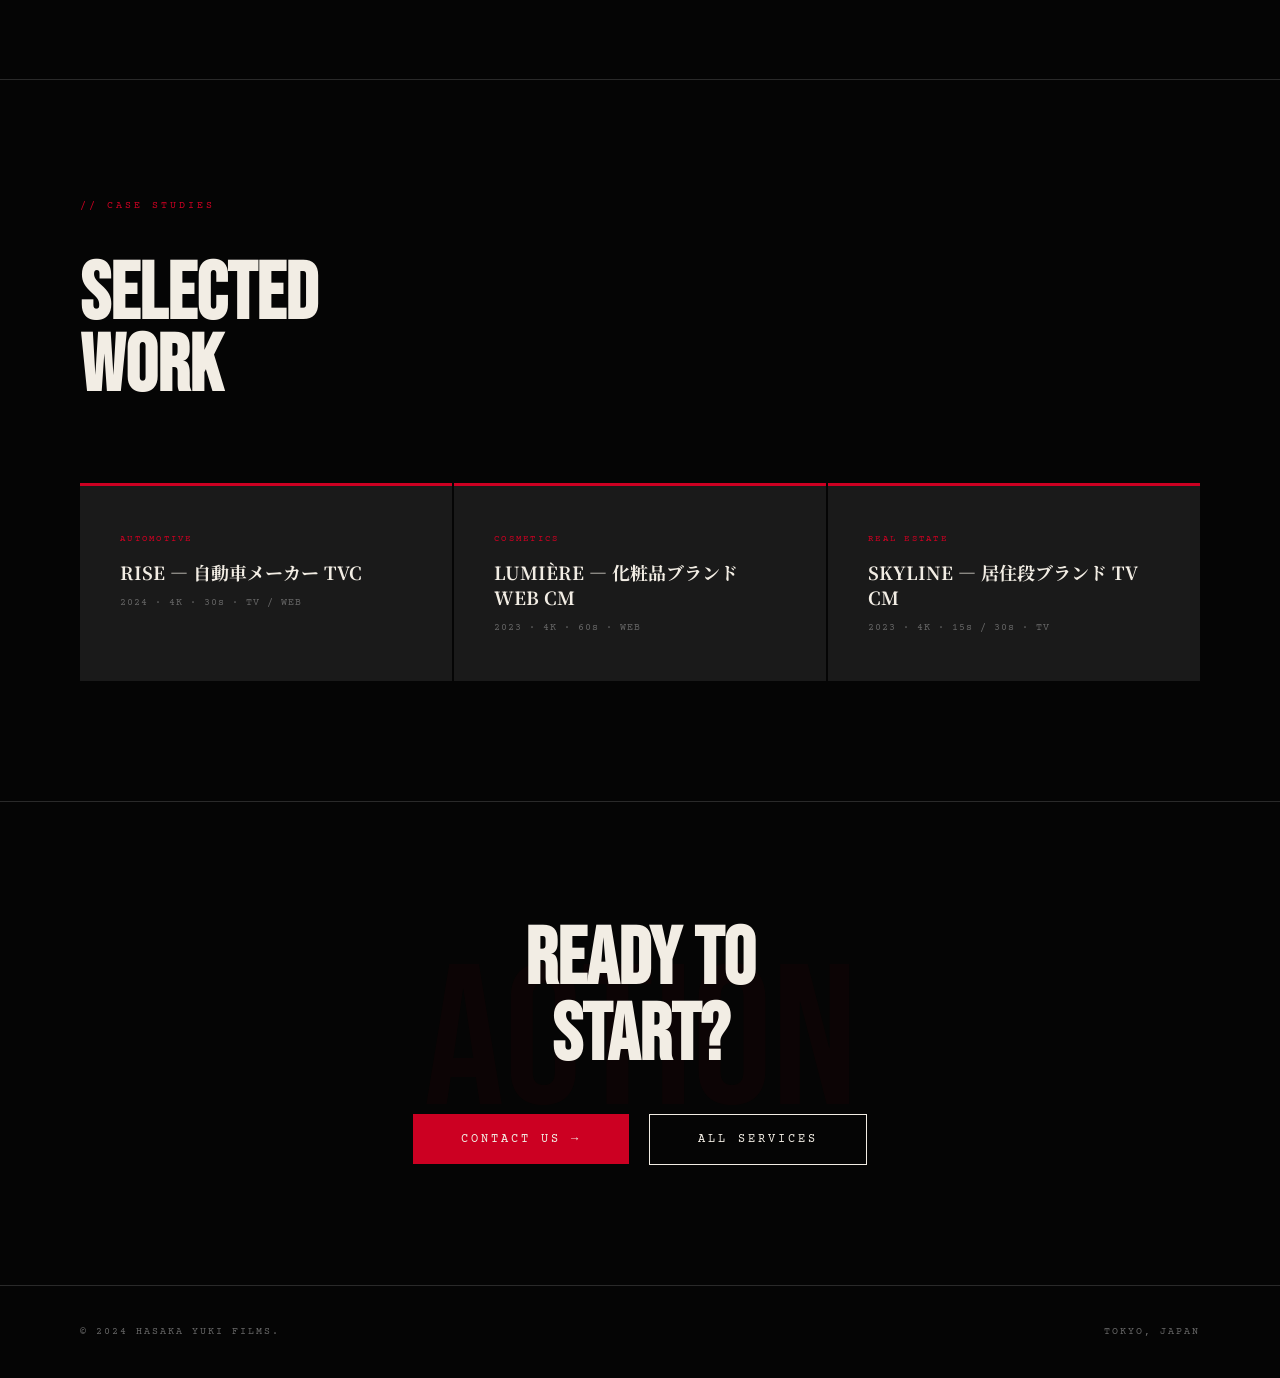
<file: service-commercial.html>
<!DOCTYPE html>
<html lang="ja">
<head>
  <meta charset="UTF-8">
  <meta name="viewport" content="width=device-width, initial-scale=1.0">
  <title>COMMERCIAL FILM — HASAKA YUKI FILMS</title>
  <link rel="preconnect" href="https://fonts.googleapis.com">
  <link rel="preconnect" href="https://fonts.gstatic.com" crossorigin>
  <link href="https://fonts.googleapis.com/css2?family=Bebas+Neue&family=Courier+Prime:wght@400;700&family=DM+Sans:wght@300;400;500&family=Noto+Serif+JP:wght@300;400;700&display=swap" rel="stylesheet">
  <link rel="icon" href="favicon.svg" type="image/svg+xml">
  <style>
    :root{--bg:#050505;--red:#CC0022;--cream:#F2EDE4;--gray:#1A1A1A;--gray2:#2A2A2A;--muted:#666;--ff-display:'Bebas Neue',sans-serif;--ff-mono:'Courier Prime',monospace;--ff-body:'DM Sans',sans-serif;--ff-jp:'Noto Serif JP',serif;--ease-out:cubic-bezier(.22,1,.36,1)}
    *,*::before,*::after{box-sizing:border-box;margin:0;padding:0}
    body{background:var(--bg);color:var(--cream);font-family:var(--ff-body);cursor:none;overflow-x:hidden}
    a{color:inherit;text-decoration:none}
    .grain{position:fixed;inset:-50%;width:200%;height:200%;pointer-events:none;z-index:9999;opacity:.04;background-image:url("data:image/svg+xml,%3Csvg xmlns='http://www.w3.org/2000/svg'%3E%3Cfilter id='n'%3E%3CfeTurbulence type='fractalNoise' baseFrequency='0.9' numOctaves='4' stitchTiles='stitch'/%3E%3C/filter%3E%3Crect width='100%25' height='100%25' filter='url(%23n)'/%3E%3C/svg%3E");animation:g .15s steps(1) infinite}
    @keyframes g{0%{transform:translate(0,0)}25%{transform:translate(-5%,-3%)}50%{transform:translate(4%,6%)}75%{transform:translate(-3%,4%)}}
    .vf{position:fixed;top:0;left:0;width:48px;height:48px;pointer-events:none;z-index:10000;transform:translate(-50%,-50%)}
    .vf-ring{position:absolute;inset:0;border:1px solid rgba(242,237,228,.6);border-radius:50%;animation:vfP 2.4s ease-in-out infinite}
    @keyframes vfP{0%,100%{transform:scale(1);opacity:.6}50%{transform:scale(1.15);opacity:1}}
    .vf-h{position:absolute;top:50%;left:0;width:100%;height:1px;background:rgba(242,237,228,.5);transform:translateY(-50%)}
    .vf-v{position:absolute;top:0;left:50%;width:1px;height:100%;background:rgba(242,237,228,.5);transform:translateX(-50%)}
    .vf-c{position:absolute;width:8px;height:8px;border-color:var(--red);border-style:solid}
    .vf-c--tl{top:0;left:0;border-width:2px 0 0 2px}.vf-c--tr{top:0;right:0;border-width:2px 2px 0 0}
    .vf-c--bl{bottom:0;left:0;border-width:0 0 2px 2px}.vf-c--br{bottom:0;right:0;border-width:0 2px 2px 0}
    nav{position:fixed;top:0;left:0;right:0;display:flex;align-items:center;justify-content:space-between;padding:28px 60px;z-index:1000;background:rgba(5,5,5,.95);backdrop-filter:blur(8px);border-bottom:1px solid rgba(204,0,34,.2)}
    .nav-logo{font-family:var(--ff-display);font-size:28px;letter-spacing:.1em;color:var(--red)}
    .nav-back{font-family:var(--ff-mono);font-size:11px;letter-spacing:.25em;color:var(--muted);transition:color .2s}
    .nav-back:hover{color:var(--cream)}
    /* HERO */
    .sv-hero{min-height:100vh;display:grid;grid-template-columns:1fr 1fr;align-items:center;padding:160px 80px;gap:0;position:relative;overflow:hidden;border-bottom:1px solid var(--gray2)}
    .sv-hero::before{content:'';position:absolute;inset:0;background:radial-gradient(ellipse at 20% 50%,rgba(204,0,34,.15) 0%,transparent 60%)}
    .sv-hero-num{font-family:var(--ff-display);font-size:clamp(200px,30vw,400px);color:transparent;-webkit-text-stroke:1px rgba(204,0,34,.08);line-height:1;position:absolute;right:-40px;top:50%;transform:translateY(-50%);pointer-events:none;user-select:none}
    .sv-hero-inner{position:relative;z-index:2}
    .sv-hero-label{font-family:var(--ff-mono);font-size:10px;letter-spacing:.3em;color:var(--red);margin-bottom:24px}
    .sv-hero-title{font-family:var(--ff-display);font-size:clamp(60px,10vw,120px);line-height:.9;letter-spacing:.02em;margin-bottom:32px}
    .sv-hero-sub{font-family:var(--ff-jp);font-size:15px;line-height:1.9;color:rgba(242,237,228,.7);font-weight:300;max-width:480px;margin-bottom:48px}
    .sv-hero-price{font-family:var(--ff-mono);font-size:32px;letter-spacing:.05em;color:var(--red)}
    .sv-hero-price-label{font-family:var(--ff-mono);font-size:10px;letter-spacing:.25em;color:var(--muted);margin-bottom:8px}
    /* PROCESS */
    .process{padding:120px 80px;border-bottom:1px solid var(--gray2)}
    .section-label{font-family:var(--ff-mono);font-size:10px;letter-spacing:.3em;color:var(--red);margin-bottom:48px}
    .section-title{font-family:var(--ff-display);font-size:clamp(48px,7vw,80px);line-height:.9;margin-bottom:80px}
    .process-steps{display:grid;grid-template-columns:repeat(4,1fr);gap:2px}
    .step{padding:48px 40px;background:var(--gray);position:relative}
    .step-num{font-family:var(--ff-mono);font-size:11px;letter-spacing:.2em;color:var(--red);margin-bottom:24px}
    .step-title{font-family:var(--ff-display);font-size:28px;letter-spacing:.05em;margin-bottom:16px}
    .step-desc{font-family:var(--ff-jp);font-size:13px;line-height:1.9;color:rgba(242,237,228,.6);font-weight:300}
    /* CASES */
    .cases{padding:120px 80px;border-bottom:1px solid var(--gray2)}
    .case-grid{display:grid;grid-template-columns:repeat(3,1fr);gap:2px;margin-top:0}
    .case-card{background:var(--gray);padding:48px 40px;border-top:3px solid var(--red)}
    .case-cat{font-family:var(--ff-mono);font-size:9px;letter-spacing:.25em;color:var(--red);margin-bottom:16px}
    .case-title{font-family:var(--ff-jp);font-size:18px;font-weight:700;margin-bottom:12px;line-height:1.4}
    .case-meta{font-family:var(--ff-mono);font-size:10px;color:var(--muted);letter-spacing:.1em}
    /* CTA */
    .sv-cta{padding:120px 80px;text-align:center;position:relative;overflow:hidden}
    .sv-cta-bg{position:absolute;top:50%;left:50%;transform:translate(-50%,-50%);font-family:var(--ff-display);font-size:clamp(100px,18vw,200px);color:rgba(204,0,34,.04);white-space:nowrap;pointer-events:none}
    .sv-cta-title{font-family:var(--ff-display);font-size:clamp(48px,7vw,80px);line-height:.95;margin-bottom:40px;position:relative}
    .btn{display:inline-block;background:var(--red);color:var(--cream);padding:18px 48px;font-family:var(--ff-mono);font-size:12px;letter-spacing:.25em;transition:opacity .2s}
    .btn:hover{opacity:.85}
    .btn-ghost{background:transparent;border:1px solid var(--cream);margin-left:16px}
    .btn-ghost:hover{background:var(--cream);color:var(--bg);opacity:1}
    footer{border-top:1px solid var(--gray2);padding:40px 80px;display:flex;justify-content:space-between}
    .ft-l,.ft-r{font-family:var(--ff-mono);font-size:10px;letter-spacing:.2em;color:var(--muted)}
    @media(max-width:768px){
      nav{padding:20px 24px}
      .sv-hero{grid-template-columns:1fr;padding:120px 24px 80px}
      .process,.cases,.sv-cta{padding:80px 24px}
      .process-steps{grid-template-columns:1fr 1fr}
      .case-grid{grid-template-columns:1fr}
      footer{padding:24px;flex-direction:column;gap:8px;text-align:center}
    }
  </style>
</head>
<body>
<div class="vf" id="cursor"><div class="vf-ring"></div><div class="vf-h"></div><div class="vf-v"></div><div class="vf-c vf-c--tl"></div><div class="vf-c vf-c--tr"></div><div class="vf-c vf-c--bl"></div><div class="vf-c vf-c--br"></div></div>
<div class="grain" aria-hidden="true"></div>
<nav>
  <div class="nav-logo">HYF</div>
  <a href="index.html" class="nav-back">&larr; ALL SERVICES</a>
</nav>

<div class="sv-hero">
  <div class="sv-hero-num" aria-hidden="true">01</div>
  <div class="sv-hero-inner">
    <div class="sv-hero-label">SERVICE 01 &mdash; COMMERCIAL FILM</div>
    <h1 class="sv-hero-title">TVCM &amp;<br>WEB CM</h1>
    <p class="sv-hero-sub">ブランドの核心を映像で捕え、視聴者の心を動かすコマーシャル映像。TVCMからソーシャルメディア向けWeb映像まで、全媒体フォーマットに対応。</p>
    <div class="sv-hero-price-label">STARTING FROM</div>
    <div class="sv-hero-price">&yen;300,000</div>
  </div>
</div>

<div class="process">
  <div class="section-label">// PRODUCTION PROCESS</div>
  <h2 class="section-title">HOW IT<br>WORKS</h2>
  <div class="process-steps">
    <div class="step"><div class="step-num">STEP 01</div><div class="step-title">CONCEPT</div><div class="step-desc">ブリーフィングとヒアリング。ブランドの本質を握り、映像の方向性を定める。</div></div>
    <div class="step"><div class="step-num">STEP 02</div><div class="step-title">PRE-PROD</div><div class="step-desc">脚本・コンテ・キャスティング・ロケハン。先撃ちなしに、完璧な準備を行う。</div></div>
    <div class="step"><div class="step-num">STEP 03</div><div class="step-title">SHOOTING</div><div class="step-desc">4K RAW撮影。プロ機材と経験就いクルーで、最高の映像をただに割る。</div></div>
    <div class="step"><div class="step-num">STEP 04</div><div class="step-title">DELIVERY</div><div class="step-desc">編集・カラーグレーディング・サウンドデザイン。居心地の作品を納品する。</div></div>
  </div>
</div>

<div class="cases">
  <div class="section-label">// CASE STUDIES</div>
  <h2 class="section-title">SELECTED<br>WORK</h2>
  <div class="case-grid">
    <div class="case-card"><div class="case-cat">AUTOMOTIVE</div><div class="case-title">RISE — 自動車メーカー TVC</div><div class="case-meta">2024 &middot; 4K &middot; 30s &middot; TV / WEB</div></div>
    <div class="case-card"><div class="case-cat">COSMETICS</div><div class="case-title">LUMIÈRE — 化粧品ブランド WEB CM</div><div class="case-meta">2023 &middot; 4K &middot; 60s &middot; WEB</div></div>
    <div class="case-card"><div class="case-cat">REAL ESTATE</div><div class="case-title">SKYLINE — 居住段ブランド TV CM</div><div class="case-meta">2023 &middot; 4K &middot; 15s / 30s &middot; TV</div></div>
  </div>
</div>

<div class="sv-cta">
  <div class="sv-cta-bg" aria-hidden="true">ACTION</div>
  <h2 class="sv-cta-title">READY TO<br>START?</h2>
  <a href="contact.html" class="btn">CONTACT US &rarr;</a>
  <a href="index.html#services" class="btn btn-ghost">ALL SERVICES</a>
</div>

<footer>
  <div class="ft-l">&copy; 2024 HASAKA YUKI FILMS.</div>
  <div class="ft-r">TOKYO, JAPAN</div>
</footer>
<script>
  const c=document.getElementById('cursor');let mx=innerWidth/2,my=innerHeight/2,cx=mx,cy=my;
  document.addEventListener('mousemove',e=>{mx=e.clientX;my=e.clientY;});
  function t(){cx+=(mx-cx)*.12;cy+=(my-cy)*.12;c.style.left=cx+'px';c.style.top=cy+'px';requestAnimationFrame(t);}t();
</script>
</body>
</html>
</file>
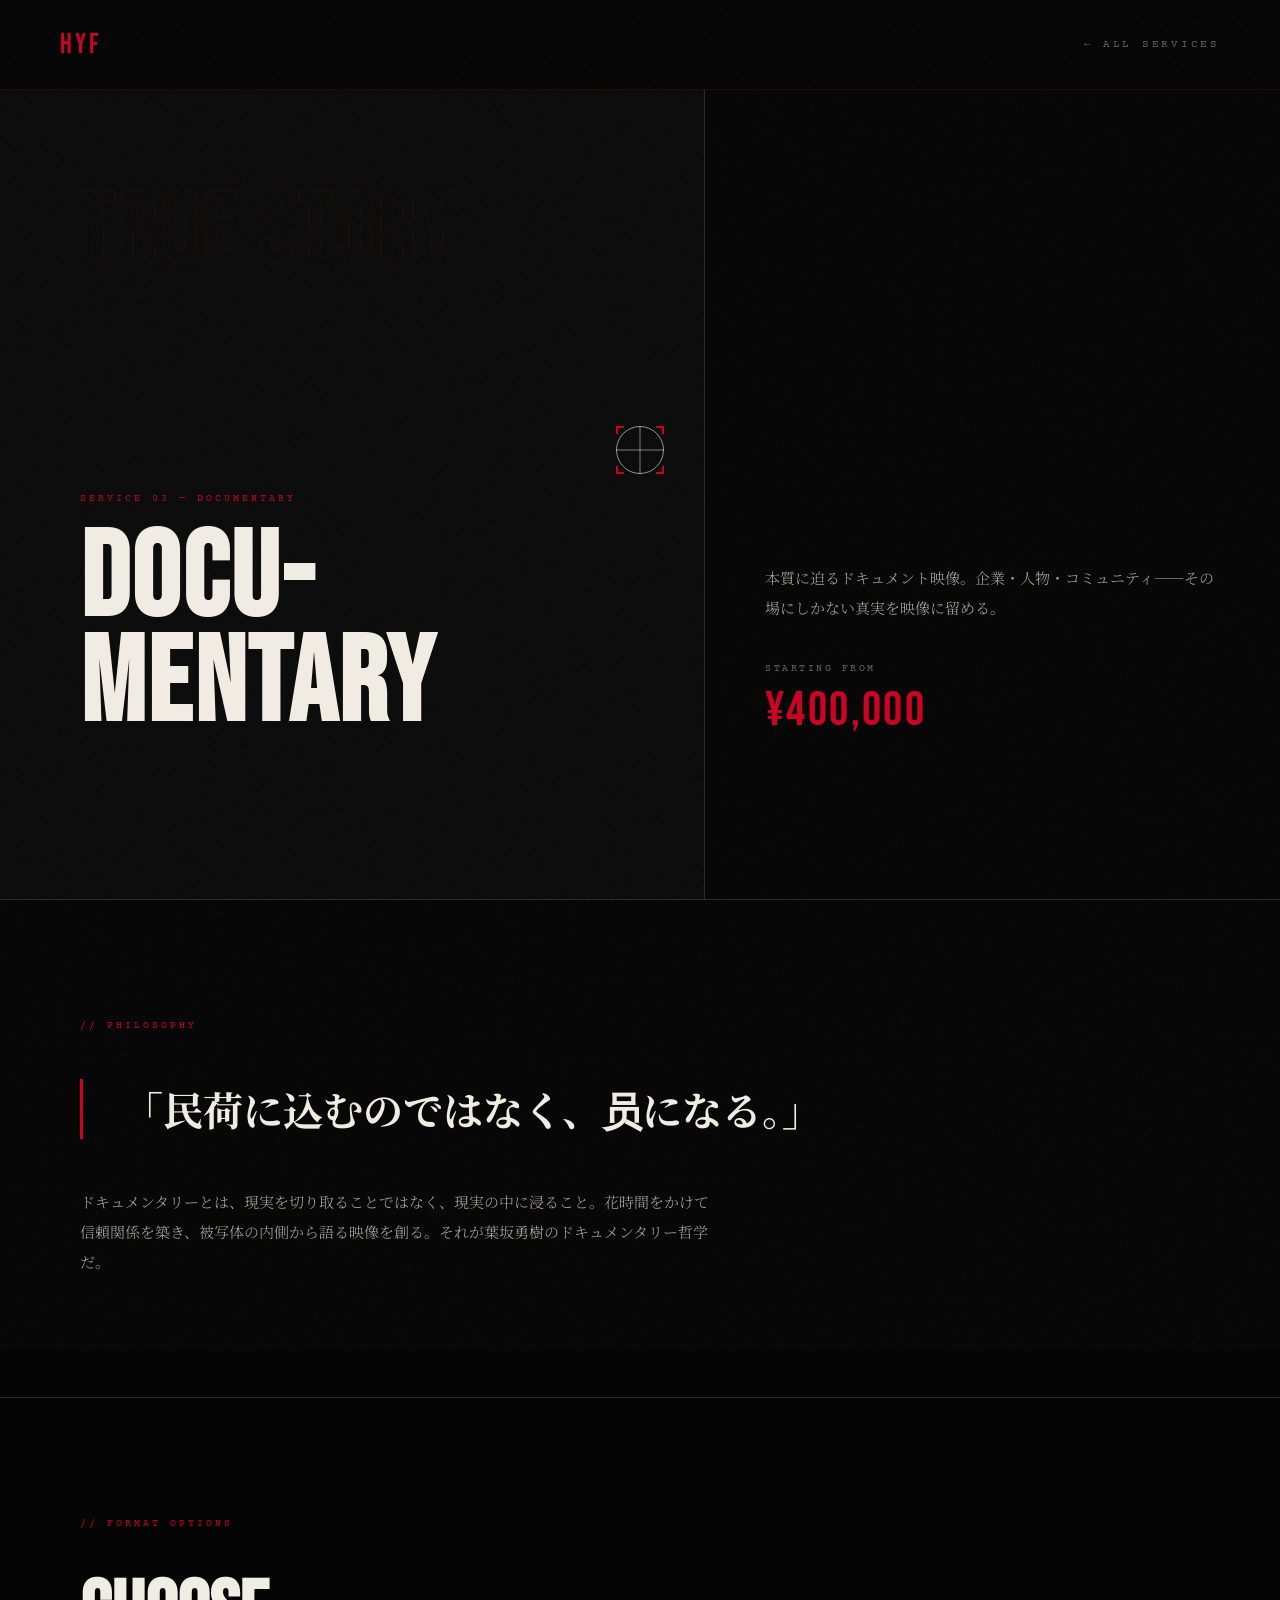
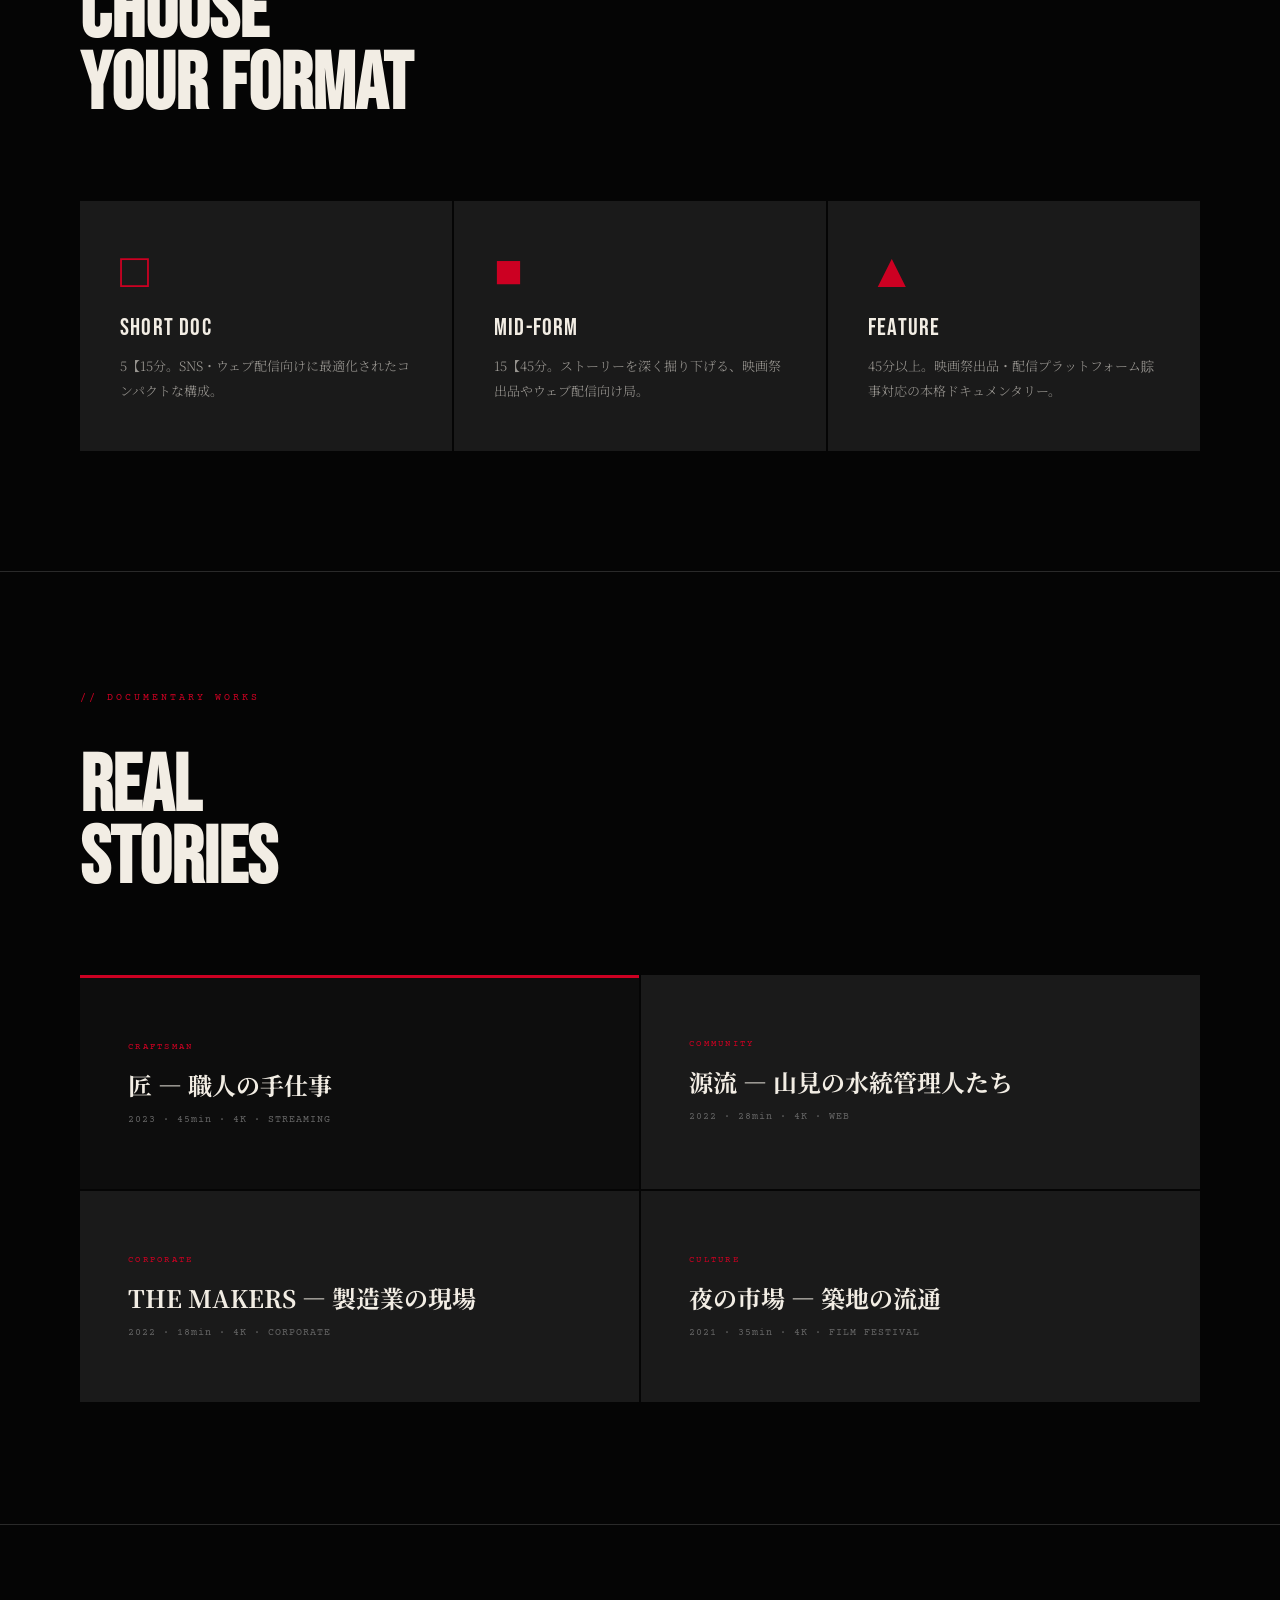
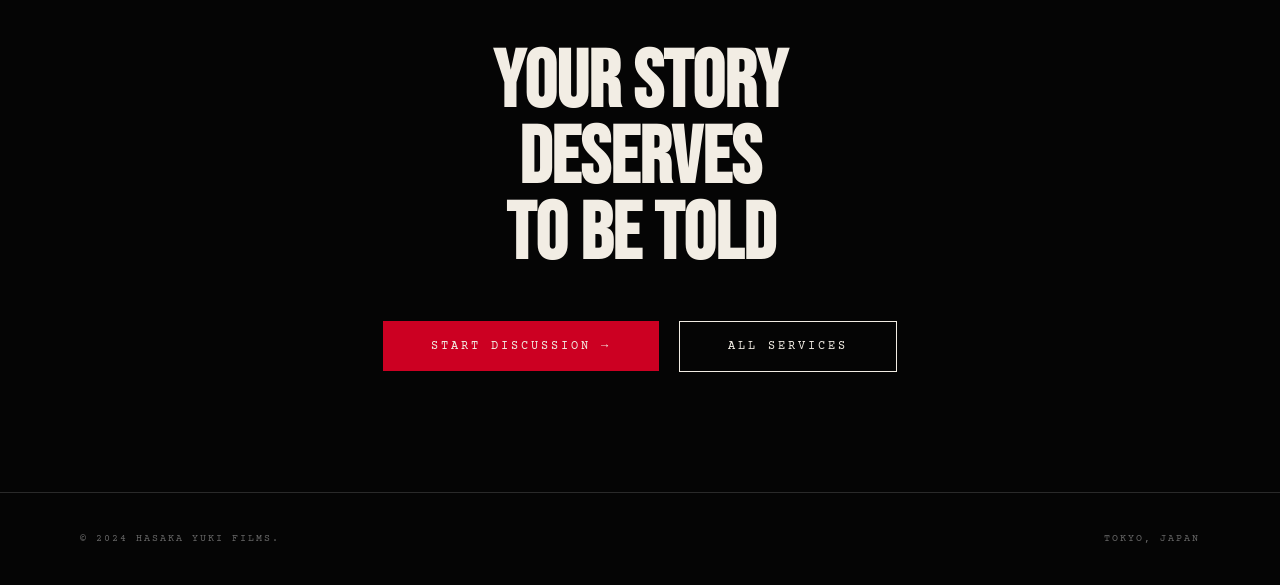
<file: service-documentary.html>
<!DOCTYPE html>
<html lang="ja">
<head>
  <meta charset="UTF-8">
  <meta name="viewport" content="width=device-width, initial-scale=1.0">
  <title>DOCUMENTARY — HASAKA YUKI FILMS</title>
  <link rel="preconnect" href="https://fonts.googleapis.com">
  <link rel="preconnect" href="https://fonts.gstatic.com" crossorigin>
  <link href="https://fonts.googleapis.com/css2?family=Bebas+Neue&family=Courier+Prime:wght@400;700&family=DM+Sans:wght@300;400;500&family=Noto+Serif+JP:wght@300;400;700&display=swap" rel="stylesheet">
  <link rel="icon" href="favicon.svg" type="image/svg+xml">
  <style>
    :root{--bg:#050505;--red:#CC0022;--cream:#F2EDE4;--gray:#1A1A1A;--gray2:#2A2A2A;--muted:#666;--ff-display:'Bebas Neue',sans-serif;--ff-mono:'Courier Prime',monospace;--ff-body:'DM Sans',sans-serif;--ff-jp:'Noto Serif JP',serif}
    *,*::before,*::after{box-sizing:border-box;margin:0;padding:0}
    body{background:var(--bg);color:var(--cream);font-family:var(--ff-body);cursor:none;overflow-x:hidden}
    a{color:inherit;text-decoration:none}
    .grain{position:fixed;inset:-50%;width:200%;height:200%;pointer-events:none;z-index:9999;opacity:.04;background-image:url("data:image/svg+xml,%3Csvg xmlns='http://www.w3.org/2000/svg'%3E%3Cfilter id='n'%3E%3CfeTurbulence type='fractalNoise' baseFrequency='0.9' numOctaves='4' stitchTiles='stitch'/%3E%3C/filter%3E%3Crect width='100%25' height='100%25' filter='url(%23n)'/%3E%3C/svg%3E");animation:g .15s steps(1) infinite}
    @keyframes g{0%{transform:translate(0,0)}50%{transform:translate(4%,6%)}100%{transform:translate(-3%,4%)}}
    .vf{position:fixed;top:0;left:0;width:48px;height:48px;pointer-events:none;z-index:10000;transform:translate(-50%,-50%)}
    .vf-ring{position:absolute;inset:0;border:1px solid rgba(242,237,228,.6);border-radius:50%;animation:vfP 2.4s ease-in-out infinite}
    @keyframes vfP{0%,100%{opacity:.6}50%{opacity:1}}
    .vf-h{position:absolute;top:50%;left:0;width:100%;height:1px;background:rgba(242,237,228,.5);transform:translateY(-50%)}
    .vf-v{position:absolute;top:0;left:50%;width:1px;height:100%;background:rgba(242,237,228,.5);transform:translateX(-50%)}
    .vf-c{position:absolute;width:8px;height:8px;border-color:var(--red);border-style:solid}
    .vf-c--tl{top:0;left:0;border-width:2px 0 0 2px}.vf-c--tr{top:0;right:0;border-width:2px 2px 0 0}
    .vf-c--bl{bottom:0;left:0;border-width:0 0 2px 2px}.vf-c--br{bottom:0;right:0;border-width:0 2px 2px 0}
    nav{position:fixed;top:0;left:0;right:0;display:flex;align-items:center;justify-content:space-between;padding:28px 60px;z-index:1000;background:rgba(5,5,5,.95);backdrop-filter:blur(8px);border-bottom:1px solid rgba(204,0,34,.2)}
    .nav-logo{font-family:var(--ff-display);font-size:28px;letter-spacing:.1em;color:var(--red)}
    .nav-back{font-family:var(--ff-mono);font-size:11px;letter-spacing:.25em;color:var(--muted);transition:color .2s}
    .nav-back:hover{color:var(--cream)}
    /* SPLIT HERO */
    .sv-hero{min-height:100vh;display:grid;grid-template-columns:55% 45%;border-bottom:1px solid var(--gray2)}
    .sv-hero-left{padding:160px 80px;background:#0A0A0A;display:flex;flex-direction:column;justify-content:flex-end;position:relative;overflow:hidden}
    .sv-hero-left::before{content:'TRUE STORY';position:absolute;top:180px;left:80px;font-family:var(--ff-display);font-size:clamp(60px,8vw,100px);color:transparent;-webkit-text-stroke:1px rgba(204,0,34,.1);pointer-events:none;line-height:1;letter-spacing:.02em}
    .sv-hero-label{font-family:var(--ff-mono);font-size:10px;letter-spacing:.3em;color:var(--red);margin-bottom:24px;position:relative}
    .sv-hero-title{font-family:var(--ff-display);font-size:clamp(60px,10vw,120px);line-height:.88;letter-spacing:.02em;position:relative}
    .sv-hero-right{padding:160px 60px;border-left:1px solid var(--gray2);display:flex;flex-direction:column;justify-content:flex-end}
    .sv-hero-sub{font-family:var(--ff-jp);font-size:15px;line-height:2;color:rgba(242,237,228,.7);font-weight:300;margin-bottom:40px}
    .sv-hero-price-label{font-family:var(--ff-mono);font-size:10px;letter-spacing:.25em;color:var(--muted);margin-bottom:8px}
    .sv-hero-price{font-family:var(--ff-display);font-size:clamp(32px,4vw,48px);letter-spacing:.05em;color:var(--red)}
    /* PHILOSOPHY */
    .philosophy{padding:120px 80px;border-bottom:1px solid var(--gray2)}
    .phil-label{font-family:var(--ff-mono);font-size:10px;letter-spacing:.3em;color:var(--red);margin-bottom:48px}
    .phil-quote{font-family:var(--ff-jp);font-size:clamp(24px,3.5vw,40px);font-weight:700;line-height:1.5;max-width:800px;margin-bottom:48px;border-left:3px solid var(--red);padding-left:40px}
    .phil-body{font-family:var(--ff-jp);font-size:15px;line-height:2;color:rgba(242,237,228,.7);font-weight:300;max-width:640px}
    /* FORMATS */
    .formats{padding:120px 80px;border-bottom:1px solid var(--gray2)}
    .fmt-label{font-family:var(--ff-mono);font-size:10px;letter-spacing:.3em;color:var(--red);margin-bottom:48px}
    .fmt-title{font-family:var(--ff-display);font-size:clamp(48px,7vw,80px);line-height:.9;margin-bottom:80px}
    .fmt-grid{display:grid;grid-template-columns:repeat(3,1fr);gap:2px}
    .fmt-item{padding:48px 40px;background:var(--gray)}
    .fmt-icon{font-family:var(--ff-display);font-size:48px;color:var(--red);margin-bottom:16px;line-height:1}
    .fmt-name{font-family:var(--ff-display);font-size:24px;letter-spacing:.05em;margin-bottom:12px}
    .fmt-desc{font-family:var(--ff-jp);font-size:13px;line-height:1.9;color:rgba(242,237,228,.6);font-weight:300}
    .works{padding:120px 80px;border-bottom:1px solid var(--gray2)}
    .works-label{font-family:var(--ff-mono);font-size:10px;letter-spacing:.3em;color:var(--red);margin-bottom:48px}
    .works-title{font-family:var(--ff-display);font-size:clamp(48px,7vw,80px);line-height:.9;margin-bottom:80px}
    .work-feat{display:grid;grid-template-columns:1fr 1fr;gap:2px;margin-bottom:2px}
    .work-feat-item{background:var(--gray);padding:64px 48px}
    .work-feat-item.main{background:#0D0D0D;border-top:3px solid var(--red)}
    .wfi-cat{font-family:var(--ff-mono);font-size:9px;letter-spacing:.25em;color:var(--red);margin-bottom:16px}
    .wfi-title{font-family:var(--ff-jp);font-size:clamp(18px,2.5vw,24px);font-weight:700;margin-bottom:12px;line-height:1.4}
    .wfi-meta{font-family:var(--ff-mono);font-size:10px;color:var(--muted);letter-spacing:.1em}
    .sv-cta{padding:120px 80px;text-align:center}
    .sv-cta-title{font-family:var(--ff-display);font-size:clamp(48px,7vw,80px);line-height:.95;margin-bottom:48px}
    .btn{display:inline-block;background:var(--red);color:var(--cream);padding:18px 48px;font-family:var(--ff-mono);font-size:12px;letter-spacing:.25em;transition:opacity .2s}
    .btn:hover{opacity:.85}
    .btn-ghost{background:transparent;border:1px solid var(--cream);margin-left:16px}
    .btn-ghost:hover{background:var(--cream);color:var(--bg);opacity:1}
    footer{border-top:1px solid var(--gray2);padding:40px 80px;display:flex;justify-content:space-between}
    .ft-l,.ft-r{font-family:var(--ff-mono);font-size:10px;letter-spacing:.2em;color:var(--muted)}
    @media(max-width:768px){
      nav{padding:20px 24px}
      .sv-hero{grid-template-columns:1fr}
      .sv-hero-left{padding:120px 24px 60px}
      .sv-hero-right{padding:60px 24px}
      .philosophy,.formats,.works,.sv-cta{padding:80px 24px}
      .fmt-grid,.work-feat{grid-template-columns:1fr}
      footer{padding:24px;flex-direction:column;gap:8px;text-align:center}
    }
  </style>
</head>
<body>
<div class="vf" id="cursor"><div class="vf-ring"></div><div class="vf-h"></div><div class="vf-v"></div><div class="vf-c vf-c--tl"></div><div class="vf-c vf-c--tr"></div><div class="vf-c vf-c--bl"></div><div class="vf-c vf-c--br"></div></div>
<div class="grain" aria-hidden="true"></div>
<nav>
  <div class="nav-logo">HYF</div>
  <a href="index.html" class="nav-back">&larr; ALL SERVICES</a>
</nav>

<div class="sv-hero">
  <div class="sv-hero-left">
    <div class="sv-hero-label">SERVICE 03 &mdash; DOCUMENTARY</div>
    <h1 class="sv-hero-title">DOCU-<br>MENTARY</h1>
  </div>
  <div class="sv-hero-right">
    <p class="sv-hero-sub">本質に迫るドキュメント映像。企業・人物・コミュニティ——その場にしかない真実を映像に留める。</p>
    <div class="sv-hero-price-label">STARTING FROM</div>
    <div class="sv-hero-price">&yen;400,000</div>
  </div>
</div>

<div class="philosophy">
  <div class="phil-label">// PHILOSOPHY</div>
  <blockquote class="phil-quote">「民荷に込むのではなく、员になる。」</blockquote>
  <p class="phil-body">ドキュメンタリーとは、現実を切り取ることではなく、現実の中に浸ること。花時間をかけて信頼関係を築き、被写体の内側から語る映像を創る。それが葉坂勇樹のドキュメンタリー哲学だ。</p>
</div>

<div class="formats">
  <div class="fmt-label">// FORMAT OPTIONS</div>
  <h2 class="fmt-title">CHOOSE<br>YOUR FORMAT</h2>
  <div class="fmt-grid">
    <div class="fmt-item"><div class="fmt-icon">&#9633;</div><div class="fmt-name">SHORT DOC</div><div class="fmt-desc">5【15分。SNS・ウェブ配信向けに最適化されたコンパクトな構成。</div></div>
    <div class="fmt-item"><div class="fmt-icon">&#9632;</div><div class="fmt-name">MID-FORM</div><div class="fmt-desc">15【45分。ストーリーを深く掘り下げる、映画祭出品やウェブ配信向け局。</div></div>
    <div class="fmt-item"><div class="fmt-icon">&#9650;</div><div class="fmt-name">FEATURE</div><div class="fmt-desc">45分以上。映画祭出品・配信プラットフォーム賩事対応の本格ドキュメンタリー。</div></div>
  </div>
</div>

<div class="works">
  <div class="works-label">// DOCUMENTARY WORKS</div>
  <h2 class="works-title">REAL<br>STORIES</h2>
  <div class="work-feat">
    <div class="work-feat-item main"><div class="wfi-cat">CRAFTSMAN</div><div class="wfi-title">匠 — 職人の手仕事</div><div class="wfi-meta">2023 &middot; 45min &middot; 4K &middot; STREAMING</div></div>
    <div class="work-feat-item"><div class="wfi-cat">COMMUNITY</div><div class="wfi-title">源流 — 山見の水統管理人たち</div><div class="wfi-meta">2022 &middot; 28min &middot; 4K &middot; WEB</div></div>
  </div>
  <div class="work-feat">
    <div class="work-feat-item"><div class="wfi-cat">CORPORATE</div><div class="wfi-title">THE MAKERS — 製造業の現場</div><div class="wfi-meta">2022 &middot; 18min &middot; 4K &middot; CORPORATE</div></div>
    <div class="work-feat-item"><div class="wfi-cat">CULTURE</div><div class="wfi-title">夜の市場 — 築地の流通</div><div class="wfi-meta">2021 &middot; 35min &middot; 4K &middot; FILM FESTIVAL</div></div>
  </div>
</div>

<div class="sv-cta">
  <h2 class="sv-cta-title">YOUR STORY<br>DESERVES<br>TO BE TOLD</h2>
  <a href="contact.html" class="btn">START DISCUSSION &rarr;</a>
  <a href="index.html#services" class="btn btn-ghost">ALL SERVICES</a>
</div>

<footer>
  <div class="ft-l">&copy; 2024 HASAKA YUKI FILMS.</div>
  <div class="ft-r">TOKYO, JAPAN</div>
</footer>
<script>
  const c=document.getElementById('cursor');let mx=innerWidth/2,my=innerHeight/2,cx=mx,cy=my;
  document.addEventListener('mousemove',e=>{mx=e.clientX;my=e.clientY;});
  function t(){cx+=(mx-cx)*.12;cy+=(my-cy)*.12;c.style.left=cx+'px';c.style.top=cy+'px';requestAnimationFrame(t);}t();
</script>
</body>
</html>
</file>
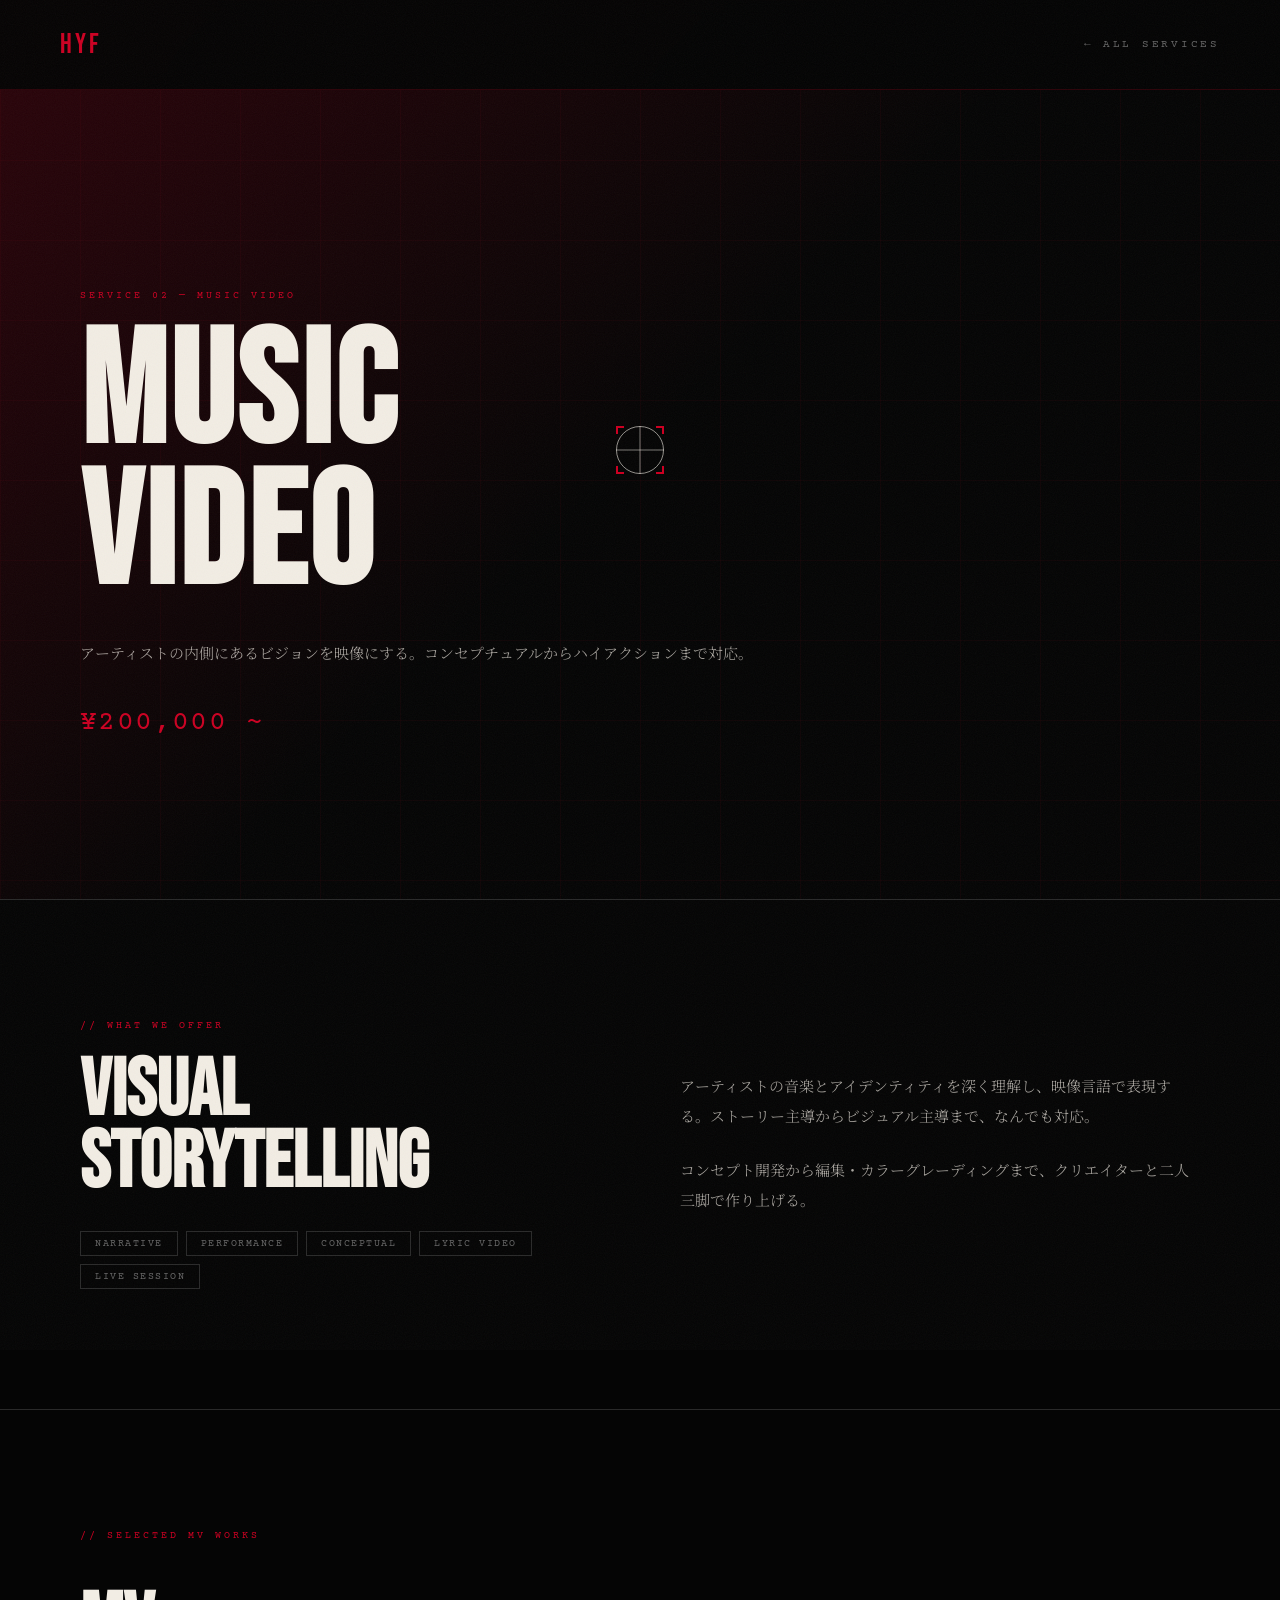
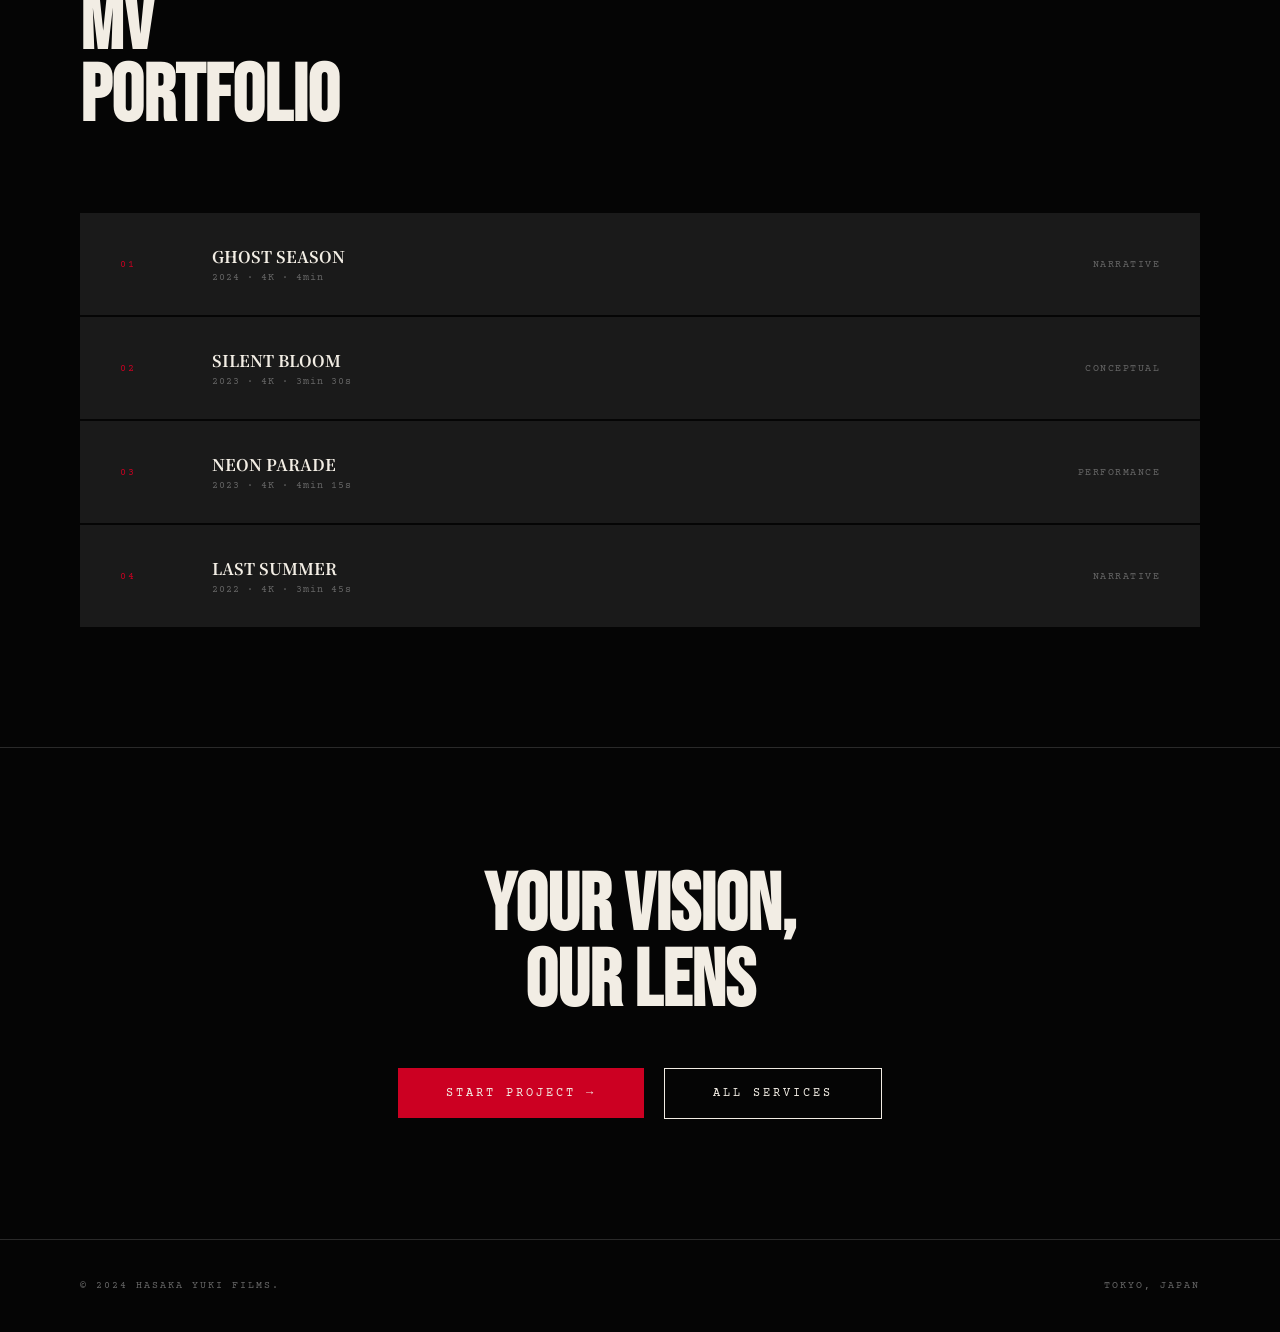
<file: service-mv.html>
<!DOCTYPE html>
<html lang="ja">
<head>
  <meta charset="UTF-8">
  <meta name="viewport" content="width=device-width, initial-scale=1.0">
  <title>MUSIC VIDEO — HASAKA YUKI FILMS</title>
  <link rel="preconnect" href="https://fonts.googleapis.com">
  <link rel="preconnect" href="https://fonts.gstatic.com" crossorigin>
  <link href="https://fonts.googleapis.com/css2?family=Bebas+Neue&family=Courier+Prime:wght@400;700&family=DM+Sans:wght@300;400;500&family=Noto+Serif+JP:wght@300;400;700&display=swap" rel="stylesheet">
  <link rel="icon" href="favicon.svg" type="image/svg+xml">
  <style>
    :root{--bg:#050505;--red:#CC0022;--cream:#F2EDE4;--gray:#1A1A1A;--gray2:#2A2A2A;--muted:#666;--ff-display:'Bebas Neue',sans-serif;--ff-mono:'Courier Prime',monospace;--ff-body:'DM Sans',sans-serif;--ff-jp:'Noto Serif JP',serif}
    *,*::before,*::after{box-sizing:border-box;margin:0;padding:0}
    body{background:var(--bg);color:var(--cream);font-family:var(--ff-body);cursor:none;overflow-x:hidden}
    a{color:inherit;text-decoration:none}
    .grain{position:fixed;inset:-50%;width:200%;height:200%;pointer-events:none;z-index:9999;opacity:.04;background-image:url("data:image/svg+xml,%3Csvg xmlns='http://www.w3.org/2000/svg'%3E%3Cfilter id='n'%3E%3CfeTurbulence type='fractalNoise' baseFrequency='0.9' numOctaves='4' stitchTiles='stitch'/%3E%3C/filter%3E%3Crect width='100%25' height='100%25' filter='url(%23n)'/%3E%3C/svg%3E");animation:g .15s steps(1) infinite}
    @keyframes g{0%{transform:translate(0,0)}50%{transform:translate(4%,6%)}100%{transform:translate(-3%,4%)}}
    .vf{position:fixed;top:0;left:0;width:48px;height:48px;pointer-events:none;z-index:10000;transform:translate(-50%,-50%)}
    .vf-ring{position:absolute;inset:0;border:1px solid rgba(242,237,228,.6);border-radius:50%;animation:vfP 2.4s ease-in-out infinite}
    @keyframes vfP{0%,100%{opacity:.6}50%{opacity:1}}
    .vf-h{position:absolute;top:50%;left:0;width:100%;height:1px;background:rgba(242,237,228,.5);transform:translateY(-50%)}
    .vf-v{position:absolute;top:0;left:50%;width:1px;height:100%;background:rgba(242,237,228,.5);transform:translateX(-50%)}
    .vf-c{position:absolute;width:8px;height:8px;border-color:var(--red);border-style:solid}
    .vf-c--tl{top:0;left:0;border-width:2px 0 0 2px}.vf-c--tr{top:0;right:0;border-width:2px 2px 0 0}
    .vf-c--bl{bottom:0;left:0;border-width:0 0 2px 2px}.vf-c--br{bottom:0;right:0;border-width:0 2px 2px 0}
    nav{position:fixed;top:0;left:0;right:0;display:flex;align-items:center;justify-content:space-between;padding:28px 60px;z-index:1000;background:rgba(5,5,5,.95);backdrop-filter:blur(8px);border-bottom:1px solid rgba(204,0,34,.2)}
    .nav-logo{font-family:var(--ff-display);font-size:28px;letter-spacing:.1em;color:var(--red)}
    .nav-back{font-family:var(--ff-mono);font-size:11px;letter-spacing:.25em;color:var(--muted);transition:color .2s}
    .nav-back:hover{color:var(--cream)}
    .sv-hero{min-height:100vh;padding:160px 80px;display:flex;align-items:flex-end;position:relative;overflow:hidden;border-bottom:1px solid var(--gray2)}
    .sv-hero::before{content:'';position:absolute;inset:0;background:linear-gradient(135deg,rgba(204,0,34,.2) 0%,transparent 50%),linear-gradient(to top,rgba(5,5,5,.9) 0%,transparent 60%)}
    .sv-hero-grid{position:absolute;inset:0;background-image:linear-gradient(rgba(204,0,34,.05) 1px,transparent 1px),linear-gradient(90deg,rgba(204,0,34,.05) 1px,transparent 1px);background-size:80px 80px}
    .sv-hero-inner{position:relative;z-index:2;max-width:700px}
    .sv-hero-label{font-family:var(--ff-mono);font-size:10px;letter-spacing:.3em;color:var(--red);margin-bottom:24px}
    .sv-hero-title{font-family:var(--ff-display);font-size:clamp(80px,14vw,160px);line-height:.88;letter-spacing:.02em;margin-bottom:32px}
    .sv-hero-sub{font-family:var(--ff-jp);font-size:15px;line-height:1.9;color:rgba(242,237,228,.7);font-weight:300;margin-bottom:40px}
    .sv-hero-price{font-family:var(--ff-mono);font-size:28px;letter-spacing:.05em;color:var(--red)}
    .what{padding:120px 80px;display:grid;grid-template-columns:1fr 1fr;gap:80px;border-bottom:1px solid var(--gray2);align-items:center}
    .what-label{font-family:var(--ff-mono);font-size:10px;letter-spacing:.3em;color:var(--red);margin-bottom:24px}
    .what-title{font-family:var(--ff-display);font-size:clamp(48px,7vw,80px);line-height:.9;margin-bottom:0}
    .what-right p{font-family:var(--ff-jp);font-size:15px;line-height:2;color:rgba(242,237,228,.7);font-weight:300;margin-bottom:24px}
    .genres{display:flex;flex-wrap:wrap;gap:8px;margin-top:32px}
    .genre-tag{font-family:var(--ff-mono);font-size:10px;letter-spacing:.15em;padding:6px 14px;border:1px solid var(--gray2);color:var(--muted)}
    .works{padding:120px 80px;border-bottom:1px solid var(--gray2)}
    .works-label{font-family:var(--ff-mono);font-size:10px;letter-spacing:.3em;color:var(--red);margin-bottom:48px}
    .works-title{font-family:var(--ff-display);font-size:clamp(48px,7vw,80px);line-height:.9;margin-bottom:80px}
    .works-list{display:flex;flex-direction:column;gap:2px}
    .work-row{display:grid;grid-template-columns:60px 1fr auto;gap:32px;padding:32px 40px;background:var(--gray);align-items:center;transition:background .3s}
    .work-row:hover{background:#222}
    .work-idx{font-family:var(--ff-mono);font-size:10px;letter-spacing:.2em;color:var(--red)}
    .work-info-title{font-family:var(--ff-jp);font-size:16px;font-weight:700;margin-bottom:4px}
    .work-info-meta{font-family:var(--ff-mono);font-size:10px;color:var(--muted);letter-spacing:.1em}
    .work-genre{font-family:var(--ff-mono);font-size:10px;letter-spacing:.15em;color:var(--muted)}
    .sv-cta{padding:120px 80px;text-align:center}
    .sv-cta-title{font-family:var(--ff-display);font-size:clamp(48px,7vw,80px);line-height:.95;margin-bottom:48px}
    .btn{display:inline-block;background:var(--red);color:var(--cream);padding:18px 48px;font-family:var(--ff-mono);font-size:12px;letter-spacing:.25em;transition:opacity .2s}
    .btn:hover{opacity:.85}
    .btn-ghost{background:transparent;border:1px solid var(--cream);margin-left:16px}
    .btn-ghost:hover{background:var(--cream);color:var(--bg);opacity:1}
    footer{border-top:1px solid var(--gray2);padding:40px 80px;display:flex;justify-content:space-between}
    .ft-l,.ft-r{font-family:var(--ff-mono);font-size:10px;letter-spacing:.2em;color:var(--muted)}
    @media(max-width:768px){
      nav{padding:20px 24px}
      .sv-hero{padding:120px 24px 80px}
      .what{grid-template-columns:1fr;padding:80px 24px}
      .works,.sv-cta{padding:80px 24px}
      .work-row{grid-template-columns:40px 1fr;gap:16px}
      .work-genre{display:none}
      footer{padding:24px;flex-direction:column;gap:8px;text-align:center}
    }
  </style>
</head>
<body>
<div class="vf" id="cursor"><div class="vf-ring"></div><div class="vf-h"></div><div class="vf-v"></div><div class="vf-c vf-c--tl"></div><div class="vf-c vf-c--tr"></div><div class="vf-c vf-c--bl"></div><div class="vf-c vf-c--br"></div></div>
<div class="grain" aria-hidden="true"></div>
<nav>
  <div class="nav-logo">HYF</div>
  <a href="index.html" class="nav-back">&larr; ALL SERVICES</a>
</nav>

<div class="sv-hero">
  <div class="sv-hero-grid" aria-hidden="true"></div>
  <div class="sv-hero-inner">
    <div class="sv-hero-label">SERVICE 02 &mdash; MUSIC VIDEO</div>
    <h1 class="sv-hero-title">MUSIC<br>VIDEO</h1>
    <p class="sv-hero-sub">アーティストの内側にあるビジョンを映像にする。コンセプチュアルからハイアクションまで対応。</p>
    <div class="sv-hero-price">&yen;200,000 ~</div>
  </div>
</div>

<div class="what">
  <div class="what-left">
    <div class="what-label">// WHAT WE OFFER</div>
    <h2 class="what-title">VISUAL<br>STORYTELLING</h2>
    <div class="genres">
      <span class="genre-tag">NARRATIVE</span>
      <span class="genre-tag">PERFORMANCE</span>
      <span class="genre-tag">CONCEPTUAL</span>
      <span class="genre-tag">LYRIC VIDEO</span>
      <span class="genre-tag">LIVE SESSION</span>
    </div>
  </div>
  <div class="what-right">
    <p>アーティストの音楽とアイデンティティを深く理解し、映像言語で表現する。ストーリー主導からビジュアル主導まで、なんでも対応。</p>
    <p>コンセプト開発から編集・カラーグレーディングまで、クリエイターと二人三脚で作り上げる。</p>
  </div>
</div>

<div class="works">
  <div class="works-label">// SELECTED MV WORKS</div>
  <h2 class="works-title">MV<br>PORTFOLIO</h2>
  <div class="works-list">
    <div class="work-row"><div class="work-idx">01</div><div><div class="work-info-title">GHOST SEASON</div><div class="work-info-meta">2024 &middot; 4K &middot; 4min</div></div><div class="work-genre">NARRATIVE</div></div>
    <div class="work-row"><div class="work-idx">02</div><div><div class="work-info-title">SILENT BLOOM</div><div class="work-info-meta">2023 &middot; 4K &middot; 3min 30s</div></div><div class="work-genre">CONCEPTUAL</div></div>
    <div class="work-row"><div class="work-idx">03</div><div><div class="work-info-title">NEON PARADE</div><div class="work-info-meta">2023 &middot; 4K &middot; 4min 15s</div></div><div class="work-genre">PERFORMANCE</div></div>
    <div class="work-row"><div class="work-idx">04</div><div><div class="work-info-title">LAST SUMMER</div><div class="work-info-meta">2022 &middot; 4K &middot; 3min 45s</div></div><div class="work-genre">NARRATIVE</div></div>
  </div>
</div>

<div class="sv-cta">
  <h2 class="sv-cta-title">YOUR VISION,<br>OUR LENS</h2>
  <a href="contact.html" class="btn">START PROJECT &rarr;</a>
  <a href="index.html#services" class="btn btn-ghost">ALL SERVICES</a>
</div>

<footer>
  <div class="ft-l">&copy; 2024 HASAKA YUKI FILMS.</div>
  <div class="ft-r">TOKYO, JAPAN</div>
</footer>
<script>
  const c=document.getElementById('cursor');let mx=innerWidth/2,my=innerHeight/2,cx=mx,cy=my;
  document.addEventListener('mousemove',e=>{mx=e.clientX;my=e.clientY;});
  function t(){cx+=(mx-cx)*.12;cy+=(my-cy)*.12;c.style.left=cx+'px';c.style.top=cy+'px';requestAnimationFrame(t);}t();
</script>
</body>
</html>
</file>
<file: style.css>
:root {
  --bg: #050505;
  --red: #CC0022;
  --red-dark: #880016;
  --cream: #F2EDE4;
  --cyan: #00DDFF;
  --gray: #1A1A1A;
  --gray2: #2A2A2A;
  --text: #F2EDE4;
  --muted: #666;
  --ff-display: 'Bebas Neue', sans-serif;
  --ff-mono: 'Courier Prime', monospace;
  --ff-body: 'DM Sans', sans-serif;
  --ff-jp: 'Noto Serif JP', serif;
  --ease-out: cubic-bezier(0.22, 1, 0.36, 1);
  --ease-in-out: cubic-bezier(0.87, 0, 0.13, 1);
}
*,*::before,*::after{box-sizing:border-box;margin:0;padding:0}
html{scroll-behavior:smooth}
body{background:var(--bg);color:var(--text);font-family:var(--ff-body);font-size:16px;line-height:1.6;cursor:none;overflow-x:hidden}
a{color:inherit;text-decoration:none}
ul{list-style:none}
.courier{font-family:var(--ff-mono)}

/* GRAIN */
.grain{position:fixed;inset:-50%;width:200%;height:200%;pointer-events:none;z-index:9999;opacity:.04;background-image:url("data:image/svg+xml,%3Csvg xmlns='http://www.w3.org/2000/svg'%3E%3Cfilter id='n'%3E%3CfeTurbulence type='fractalNoise' baseFrequency='0.9' numOctaves='4' stitchTiles='stitch'/%3E%3C/filter%3E%3Crect width='100%25' height='100%25' filter='url(%23n)'/%3E%3C/svg%3E");animation:grainShift .15s steps(1) infinite}
@keyframes grainShift{0%{transform:translate(0,0)}25%{transform:translate(-5%,-3%)}50%{transform:translate(4%,6%)}75%{transform:translate(-3%,4%)}}

/* CURSOR */
.vf{position:fixed;top:0;left:0;width:48px;height:48px;pointer-events:none;z-index:10000;transform:translate(-50%,-50%)}
.vf-ring{position:absolute;inset:0;border:1px solid rgba(242,237,228,.6);border-radius:50%;animation:vfPulse 2.4s ease-in-out infinite}
@keyframes vfPulse{0%,100%{transform:scale(1);opacity:.6}50%{transform:scale(1.15);opacity:1}}
.vf-h{position:absolute;top:50%;left:0;width:100%;height:1px;background:rgba(242,237,228,.5);transform:translateY(-50%)}
.vf-v{position:absolute;top:0;left:50%;width:1px;height:100%;background:rgba(242,237,228,.5);transform:translateX(-50%)}
.vf-c{position:absolute;width:8px;height:8px;border-color:var(--red);border-style:solid}
.vf-c--tl{top:0;left:0;border-width:2px 0 0 2px}
.vf-c--tr{top:0;right:0;border-width:2px 2px 0 0}
.vf-c--bl{bottom:0;left:0;border-width:0 0 2px 2px}
.vf-c--br{bottom:0;right:0;border-width:0 2px 2px 0}
.vf-rec{position:absolute;top:-20px;left:50%;transform:translateX(-50%);font-family:var(--ff-mono);font-size:9px;color:var(--red);white-space:nowrap;animation:recBlink 1s step-end infinite}
@keyframes recBlink{0%,100%{opacity:1}50%{opacity:0}}

/* OPENING */
.opening{position:fixed;inset:0;background:var(--cream);z-index:9998;display:flex;align-items:center;justify-content:center;overflow:hidden;transition:opacity .3s,visibility .3s}
.opening.flash{background:#fff}
.opening.hidden{opacity:0;visibility:hidden;pointer-events:none}
.op-circle{position:absolute;border:2px solid #111;border-radius:50%}
.op-c1{width:70vmin;height:70vmin;animation:opSpin 2s linear infinite;border-style:dashed}
.op-c2{width:80vmin;height:80vmin;animation:opSpin 3s linear infinite reverse}
@keyframes opSpin{to{transform:rotate(360deg)}}
.op-cross{position:absolute;background:#111}
.op-ch{width:100vw;height:1px;top:50%}
.op-cv{width:1px;height:100vh;left:50%}
.op-num{position:relative;font-family:var(--ff-display);font-size:clamp(160px,30vw,280px);color:#111;line-height:1;animation:opNumIn .08s steps(1) forwards}
@keyframes opNumIn{from{opacity:0;transform:scale(1.5)}to{opacity:1;transform:scale(1)}}
.op-label{position:absolute;bottom:15%;font-family:var(--ff-mono);font-size:11px;letter-spacing:.3em;color:#111;text-transform:uppercase}
.op-timecode{position:absolute;top:12%;font-family:var(--ff-mono);font-size:12px;color:#111;letter-spacing:.2em}
.op-skip{position:absolute;bottom:12%;right:5%;background:none;border:1px solid #111;color:#111;font-family:var(--ff-mono);font-size:11px;letter-spacing:.2em;padding:8px 16px;cursor:none;transition:background .2s}
.op-skip:hover{background:#111;color:var(--cream)}

/* NAV */
.nav{position:fixed;top:0;left:0;right:0;display:flex;align-items:center;justify-content:space-between;padding:28px 60px;z-index:1000;transition:background .3s,padding .3s}
.nav.scrolled{background:rgba(5,5,5,.95);backdrop-filter:blur(8px);padding:18px 60px;border-bottom:1px solid rgba(204,0,34,.3)}
.nav-logo{font-family:var(--ff-display);font-size:28px;letter-spacing:.1em;color:var(--red)}
.nav-links{display:flex;gap:40px;align-items:center}
.nav-link{font-family:var(--ff-mono);font-size:11px;letter-spacing:.25em;color:var(--muted);transition:color .2s}
.nav-link:hover{color:var(--cream)}
.nav-links .mag-btn{background:var(--red);color:var(--cream);padding:8px 20px;font-family:var(--ff-mono);font-size:11px;letter-spacing:.2em}
.nav-ham{display:none;flex-direction:column;gap:5px;background:none;border:none;cursor:none;padding:4px}
.nav-ham span{display:block;width:24px;height:1px;background:var(--cream);transition:transform .3s}
.mob-menu{position:fixed;inset:0;background:var(--bg);z-index:999;display:flex;align-items:center;justify-content:center;transform:translateX(100%);transition:transform .4s var(--ease-in-out)}
.mob-menu.open{transform:translateX(0)}
.mob-menu ul{display:flex;flex-direction:column;gap:24px;text-align:center}
.mm-link{font-family:var(--ff-display);font-size:48px;letter-spacing:.05em;color:var(--cream);transition:color .2s}
.mm-link:hover{color:var(--red)}

/* HERO */
.hero{min-height:120vh;position:relative;overflow:hidden;display:block}
.hero::before{content:'';position:absolute;inset:0;background:radial-gradient(ellipse at 30% 50%,rgba(204,0,34,.12) 0%,transparent 60%);pointer-events:none;z-index:0}
.hero-bg-text{position:absolute;bottom:-40px;left:-20px;font-family:var(--ff-display);font-size:clamp(200px,30vw,360px);color:transparent;-webkit-text-stroke:1px rgba(204,0,34,.06);white-space:nowrap;pointer-events:none;z-index:0;will-change:transform;user-select:none;letter-spacing:-.02em}
.hero-inner{position:relative;z-index:2;display:grid;grid-template-columns:1fr 1fr;padding:200px 80px 140px;gap:0;align-items:center}
.hero-eyebrow{font-size:11px;letter-spacing:.3em;color:var(--red);margin-bottom:32px;animation:fadeUp .8s var(--ease-out) .5s both}
.hero-title{font-family:var(--ff-jp);font-size:clamp(80px,14vw,180px);font-weight:700;line-height:.9;margin-bottom:0;position:relative;display:inline-block;animation:fadeUp .8s var(--ease-out) .7s both}
.glitch{position:relative}
.glitch::before,.glitch::after{content:attr(data-text);position:absolute;top:0;left:0;width:100%;font-family:var(--ff-jp);font-size:inherit;font-weight:700;line-height:inherit}
.glitch::before{color:var(--red);animation:gA 4s infinite;clip-path:polygon(0 0,100% 0,100% 33%,0 33%)}
.glitch::after{color:var(--cyan);animation:gB 4s infinite .1s;clip-path:polygon(0 55%,100% 55%,100% 75%,0 75%)}
@keyframes gA{0%,90%,100%{transform:translate(0,0);opacity:0}91%{transform:translate(-4px,2px);opacity:1}93%{transform:translate(4px,-2px);opacity:1}95%{transform:translate(-2px,0);opacity:1}97%{transform:translate(0,0);opacity:0}}
@keyframes gB{0%,88%,100%{transform:translate(0,0);opacity:0}89%{transform:translate(4px,-1px);opacity:1}91%{transform:translate(-4px,2px);opacity:1}93%{transform:translate(2px,0);opacity:1}95%{transform:translate(0,0);opacity:0}}
.hero-drift-line{margin:40px 0 48px;will-change:transform;overflow:hidden}
.hero-drift-line span{font-size:10px;letter-spacing:.3em;color:var(--muted);white-space:nowrap}
.hero-cta{display:flex;gap:20px;flex-wrap:wrap;margin-bottom:48px;animation:fadeUp .8s var(--ease-out) 1.1s both}
.btn-primary{display:inline-block;background:var(--red);color:var(--cream);padding:18px 44px;font-family:var(--ff-mono);font-size:12px;letter-spacing:.25em;transition:background .2s;position:relative;overflow:hidden}
.btn-primary::after{content:'';position:absolute;inset:0;background:rgba(255,255,255,.1);opacity:0;transition:opacity .2s}
.btn-primary:hover::after{opacity:1}
.btn-ghost{display:inline-block;border:1px solid var(--cream);color:var(--cream);padding:18px 44px;font-family:var(--ff-mono);font-size:12px;letter-spacing:.25em;transition:background .2s,color .2s}
.btn-ghost:hover{background:var(--cream);color:var(--bg)}
.hero-meta{display:flex;gap:16px;align-items:center;font-size:11px;color:var(--muted);letter-spacing:.2em;animation:fadeUp .8s var(--ease-out) 1.3s both}
.sep{color:var(--red)}
.hero-frame{position:relative;z-index:2;display:flex;align-items:center;justify-content:center;animation:fadeIn 1.2s var(--ease-out) .8s both}
.hf-inner{width:100%;max-width:480px;aspect-ratio:16/9;background:var(--gray);border:1px solid var(--gray2);position:relative;display:flex;align-items:center;justify-content:center;overflow:hidden}
.hf-inner::before{content:'';position:absolute;inset:0;background:linear-gradient(180deg,rgba(204,0,34,.1) 0%,transparent 40%,rgba(0,0,0,.8) 100%)}
.hf-tc{position:absolute;top:12px;left:12px;font-family:var(--ff-mono);font-size:10px;color:rgba(242,237,228,.5);letter-spacing:.1em}
.hf-label{position:absolute;bottom:12px;left:12px;font-family:var(--ff-mono);font-size:9px;color:rgba(242,237,228,.4);letter-spacing:.15em}
.hf-bars{position:absolute;right:0;top:0;bottom:0;width:20px;display:flex;flex-direction:column;gap:2px;padding:12px 4px}
.hf-bar{flex:1;background:var(--red);opacity:.6;animation:barFlick .8s ease-in-out infinite alternate}
.hf-bar:nth-child(2){animation-delay:.15s;opacity:.8}
.hf-bar:nth-child(3){animation-delay:.3s;opacity:.5}
.hf-bar:nth-child(4){animation-delay:.45s;opacity:.9}
@keyframes barFlick{from{transform:scaleY(.6)}to{transform:scaleY(1)}}
.hf-play{position:relative;font-size:40px;color:rgba(242,237,228,.3);z-index:1;transition:color .2s,transform .2s}
.hf-inner:hover .hf-play{color:var(--cream);transform:scale(1.1)}
.hero-scroll-hint{position:absolute;bottom:50px;left:50%;transform:translateX(-50%);font-size:10px;letter-spacing:.3em;color:var(--muted);animation:fadeUp 1s var(--ease-out) 1.8s both,scrollBounce 2s ease-in-out 2.8s infinite}
@keyframes scrollBounce{0%,100%{transform:translateX(-50%) translateY(0)}50%{transform:translateX(-50%) translateY(6px)}}

/* FILM STRIP */
.filmstrip{width:100%;background:#0D0D0D;border-top:1px solid #1A1A1A;border-bottom:1px solid #1A1A1A;overflow:hidden}
.fs-track{display:flex;flex-direction:column}
.fs-perf{height:18px;background:repeating-linear-gradient(90deg,#0D0D0D 0,#0D0D0D 12px,#1A1A1A 12px,#1A1A1A 14px,#050505 14px,#050505 30px,#1A1A1A 30px,#1A1A1A 32px,#0D0D0D 32px,#0D0D0D 44px)}
.fs-frames{display:flex;padding:14px 0;animation:filmRoll 12s linear infinite;white-space:nowrap;width:max-content}
.fs-frames span{font-family:var(--ff-mono);font-size:13px;letter-spacing:.3em;color:rgba(242,237,228,.2);padding:0 32px;border-right:1px solid #1A1A1A}
@keyframes filmRoll{from{transform:translateX(0)}to{transform:translateX(-50%)}}

/* ZIGZAG ABOUT */
.about{padding:0;position:relative}
.zz-block{display:grid;grid-template-columns:1fr 1fr;border-bottom:1px solid var(--gray2);min-height:70vh;align-items:center}
.zz-left{padding:100px 80px;border-right:1px solid var(--gray2);display:flex;flex-direction:column;justify-content:center;height:100%}
.zz-right{padding:100px 80px}
.zz-bio{padding:100px 80px}
.zz-portrait-wrap{padding:100px 80px;display:flex;align-items:center;justify-content:center}
.zz-giant{font-family:var(--ff-display);font-size:clamp(100px,16vw,180px);line-height:.85;color:transparent;-webkit-text-stroke:1px rgba(242,237,228,.12);will-change:transform;display:block;letter-spacing:-.02em}
.zz-giant--sm{font-size:clamp(60px,9vw,110px);-webkit-text-stroke:1px rgba(204,0,34,.35);margin-top:16px}
.zz-label{font-family:var(--ff-mono);font-size:10px;letter-spacing:.25em;color:var(--red);margin-top:8px}
.drift-text{font-family:var(--ff-display);font-size:clamp(40px,7vw,80px);letter-spacing:.06em;color:transparent;-webkit-text-stroke:1px rgba(204,0,34,.18);white-space:nowrap;padding:48px 80px;will-change:transform;display:block;overflow:visible;border-bottom:1px solid var(--gray2)}
.al-label{font-family:var(--ff-mono);font-size:11px;letter-spacing:.2em;color:var(--red);margin-bottom:32px}
.al-heading{font-family:var(--ff-jp);font-size:clamp(36px,5vw,56px);font-weight:700;line-height:1.2;margin-bottom:0}
.al-heading em{font-style:normal;color:var(--red)}
.al-body{font-size:15px;line-height:2;color:rgba(242,237,228,.7);margin-bottom:40px;font-family:var(--ff-jp);font-weight:300}
.al-tags{display:flex;flex-wrap:wrap;gap:8px}
.tag{font-family:var(--ff-mono);font-size:10px;letter-spacing:.15em;padding:6px 14px;border:1px solid var(--gray2);color:var(--muted);transition:border-color .2s,color .2s}
.tag:hover{border-color:var(--red);color:var(--red)}
.ar-frame{width:100%;max-width:340px;aspect-ratio:3/4;background:var(--gray);border:1px solid var(--gray2);position:relative;display:flex;align-items:center;justify-content:center;overflow:hidden}
.ar-frame::before{content:'';position:absolute;inset:0;background:linear-gradient(160deg,rgba(204,0,34,.2) 0%,transparent 50%)}
.ar-frame::after{content:'';position:absolute;inset:8px;border:1px solid rgba(204,0,34,.3);pointer-events:none}
.ar-inner{position:relative;text-align:center;z-index:1}
.ar-name{font-family:var(--ff-jp);font-size:36px;font-weight:700;margin-bottom:4px}
.ar-en{font-size:11px;letter-spacing:.3em;color:var(--muted);margin-bottom:8px}
.ar-role{font-size:13px;color:var(--red)}
.ar-tc{position:absolute;bottom:12px;left:0;right:0;text-align:center;font-size:10px;color:rgba(242,237,228,.3);letter-spacing:.1em}

/* WORKS */
.works{padding:160px 80px;background:#020202}
.works-header{max-width:1200px;margin:0 auto 80px;display:grid;grid-template-columns:auto 1fr auto;gap:32px;align-items:end}
.wh-num{font-size:12px;letter-spacing:.2em;color:var(--red);padding-bottom:8px;will-change:transform}
.wh-title{font-family:var(--ff-display);font-size:clamp(48px,8vw,96px);line-height:.9;letter-spacing:.02em;will-change:transform}
.wh-year{font-size:11px;letter-spacing:.2em;color:var(--muted);padding-bottom:8px}
.works-grid{max-width:1200px;margin:0 auto;display:grid;grid-template-columns:repeat(3,1fr);gap:3px}
.wk-card{position:relative;overflow:hidden;background:var(--gray);cursor:none}
.wk-wide{grid-column:span 2}
.wk-thumb{width:100%;aspect-ratio:16/9;transition:transform .6s var(--ease-out)}
.wk-wide .wk-thumb{aspect-ratio:21/9}
.wk-card:hover .wk-thumb{transform:scale(1.04)}
.wk-info{padding:24px 28px;background:linear-gradient(to top,var(--gray) 60%,transparent)}
.wk-cat{font-size:9px;letter-spacing:.25em;color:var(--accent,var(--red));margin-bottom:6px}
.wk-title{font-family:var(--ff-jp);font-size:16px;font-weight:700;margin-bottom:4px;line-height:1.4}
.wk-meta{font-size:10px;color:var(--muted);letter-spacing:.1em}
.wk-hover{position:absolute;inset:0;background:rgba(5,5,5,.85);display:flex;align-items:center;justify-content:center;opacity:0;transition:opacity .3s}
.wk-hover span{font-size:12px;letter-spacing:.2em;color:var(--cream);border-bottom:1px solid var(--red);padding-bottom:2px}
.wk-card:hover .wk-hover{opacity:1}

/* STATS */
.stats-band{background:var(--red);padding:80px 60px;display:flex;align-items:center;justify-content:center;gap:0;flex-wrap:wrap}
.sb-item{text-align:center;padding:0 60px;flex:1;min-width:160px}
.sb-num{font-family:var(--ff-display);font-size:clamp(48px,7vw,80px);line-height:1;color:var(--cream);margin-bottom:8px}
.sb-label{font-size:9px;letter-spacing:.25em;color:rgba(242,237,228,.7)}
.sb-div{width:1px;height:60px;background:rgba(242,237,228,.3)}

/* SERVICES — ZIGZAG PANELS */
.services{padding:0}
.sv-header-new{padding:160px 80px 80px;border-bottom:1px solid var(--gray2)}
.svh-big{font-family:var(--ff-display);font-size:clamp(80px,13vw,160px);line-height:.9;will-change:transform}
.svh-sub{font-family:var(--ff-jp);font-size:14px;color:var(--muted);font-weight:300;margin-top:24px}
.sv-panels{display:flex;flex-direction:column}
.sv-panel{display:flex;gap:64px;padding:80px;border-bottom:1px solid var(--gray2);align-items:center;text-decoration:none;color:inherit;transition:background .4s;position:relative;overflow:hidden}
.sv-panel::before{content:'';position:absolute;left:0;top:0;bottom:0;width:3px;background:var(--red);transform:scaleY(0);transform-origin:bottom;transition:transform .5s var(--ease-out)}
.sv-panel:hover::before{transform:scaleY(1)}
.sv-panel:hover{background:rgba(204,0,34,.03)}
.sv-panel--flip{flex-direction:row-reverse}
.sv-panel--flip::before{left:auto;right:0;transform-origin:top}
.svp-num{font-family:var(--ff-mono);font-size:12px;letter-spacing:.2em;color:var(--red);width:60px;flex-shrink:0;padding-top:4px}
.svp-content{flex:1}
.svp-cat{font-family:var(--ff-mono);font-size:10px;letter-spacing:.25em;color:var(--muted);margin-bottom:20px}
.svp-title{font-family:var(--ff-jp);font-size:clamp(24px,3vw,40px);font-weight:700;line-height:1.3;margin-bottom:16px;transition:transform .3s var(--ease-out)}
.sv-panel:hover .svp-title{transform:translateX(8px)}
.svp-desc{font-family:var(--ff-jp);font-size:13px;line-height:1.9;color:rgba(242,237,228,.6);font-weight:300;margin-bottom:20px;max-width:400px}
.svp-price{font-family:var(--ff-mono);font-size:14px;letter-spacing:.1em;color:var(--red)}
.svp-cta{width:80px;flex-shrink:0;text-align:center}
.svp-cta span{font-family:var(--ff-mono);font-size:14px;letter-spacing:.1em;color:var(--muted);transition:color .2s,transform .3s;display:inline-block}
.sv-panel:hover .svp-cta span{color:var(--red);transform:translate(3px,-3px)}

/* CONTACT */
.contact{padding:200px 80px;position:relative;overflow:hidden;text-align:center}
.contact-bg-text{position:absolute;top:50%;left:50%;transform:translate(-50%,-50%);font-family:var(--ff-display);font-size:clamp(120px,20vw,260px);color:rgba(204,0,34,.05);white-space:nowrap;pointer-events:none;user-select:none;letter-spacing:.1em;will-change:transform}
.contact-inner{position:relative;z-index:1}
.ct-eyebrow{font-size:11px;letter-spacing:.3em;color:var(--red);margin-bottom:40px}
.ct-title{font-family:var(--ff-display);font-size:clamp(48px,8vw,96px);line-height:.95;letter-spacing:.02em;margin-bottom:40px}
.ct-sub{font-family:var(--ff-jp);font-size:14px;color:rgba(242,237,228,.6);margin-bottom:64px;font-weight:300}
.ct-actions{display:flex;align-items:center;justify-content:center;gap:32px;flex-wrap:wrap;margin-bottom:56px}
.ct-tel{font-size:14px;letter-spacing:.15em;color:var(--muted);transition:color .2s}
.ct-tel:hover{color:var(--cream)}
.ct-social{display:flex;gap:32px;justify-content:center}
.cs-link{font-size:10px;letter-spacing:.25em;color:var(--muted);transition:color .2s;border-bottom:1px solid transparent}
.cs-link:hover{color:var(--red);border-color:var(--red)}

/* FOOTER */
.footer{border-top:1px solid var(--gray2);padding:40px 80px;display:flex;justify-content:space-between;align-items:center}
.ft-left,.ft-right{font-size:10px;letter-spacing:.2em;color:var(--muted)}

/* REVEAL ANIMATIONS */
@keyframes fadeUp{from{opacity:0;transform:translateY(40px)}to{opacity:1;transform:translateY(0)}}
@keyframes fadeIn{from{opacity:0}to{opacity:1}}
.reveal,.reveal-wk,.reveal-s{opacity:0;transform:translateY(50px);transition:opacity .9s var(--ease-out),transform .9s var(--ease-out)}
.reveal-wk{transform:translateY(30px);transition-duration:.7s}
.reveal-s{transform:translateX(-20px);opacity:0;transition:opacity .6s var(--ease-out),transform .6s var(--ease-out)}
.revealed{opacity:1!important;transform:translate(0,0)!important}

/* MAGNETIC */
.mag-btn{transition:transform .3s var(--ease-out),background .2s}

/* RESPONSIVE */
@media(max-width:1024px){
  .hero-inner{padding:160px 40px 100px}
  .zz-left,.zz-right,.zz-bio,.zz-portrait-wrap{padding:60px 40px}
  .sv-panel{padding:60px 40px;gap:32px}
  .sv-header-new{padding:100px 40px 60px}
  .svh-big{font-size:clamp(60px,10vw,120px)}
  .works{padding:100px 40px}
  .contact{padding:140px 40px}
  .footer{padding:32px 40px}
  .nav{padding:24px 40px}
  .nav.scrolled{padding:16px 40px}
}
@media(max-width:768px){
  .hero-inner{grid-template-columns:1fr;padding:120px 24px 80px;gap:48px}
  .hero-frame{display:none}
  .zz-block{grid-template-columns:1fr;min-height:auto}
  .zz-left{border-right:none;border-bottom:1px solid var(--gray2)}
  .zz-portrait-wrap{border-top:1px solid var(--gray2)}
  .works-grid{grid-template-columns:1fr 1fr}
  .wk-wide{grid-column:span 2}
  .stats-band{gap:40px;padding:60px 24px}
  .sb-div{display:none}
  .sv-panel{flex-direction:column;padding:48px 24px;gap:20px}
  .sv-panel--flip{flex-direction:column}
  .svp-cta{width:auto}
  .nav-links{display:none}
  .nav-ham{display:flex}
  .nav{padding:20px 24px}
  .footer{padding:24px;flex-direction:column;gap:8px;text-align:center}
  .contact{padding:100px 24px}
  .drift-text{padding:32px 24px}
  .sv-header-new{padding:80px 24px 48px}
  .works{padding:80px 24px}
}
@media(max-width:480px){
  .works-grid{grid-template-columns:1fr}
  .wk-wide{grid-column:span 1}
  .hero-title{font-size:clamp(64px,20vw,100px)}
  .ct-title{font-size:clamp(40px,12vw,64px)}
}
</file>
